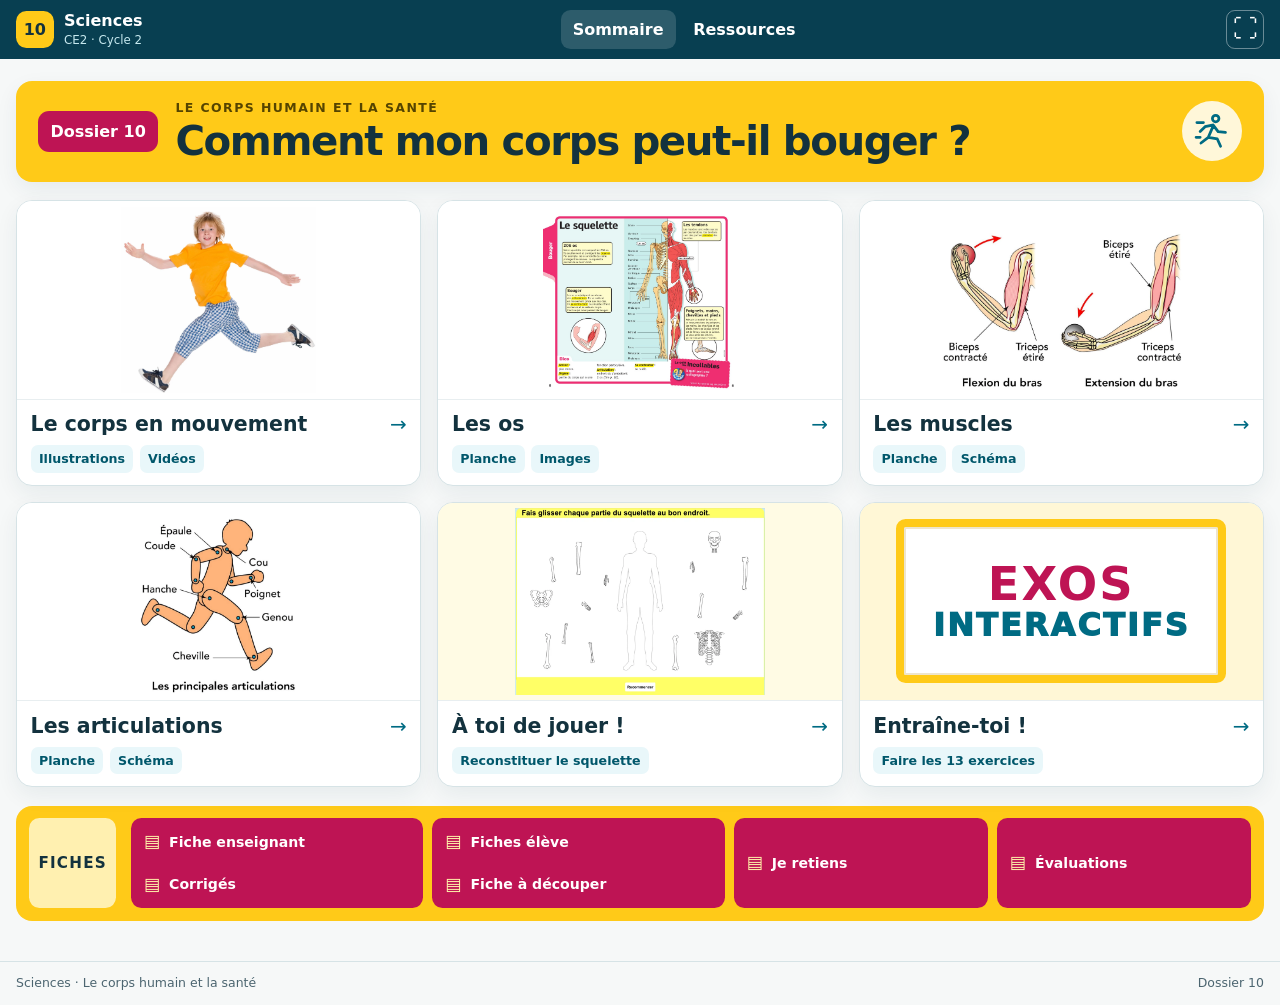
<file: d10-corps-en-mouvement/index.html>
<!doctype html>
<html lang="fr">
<head>
<meta charset="utf-8">
<meta name="viewport" content="width=device-width,initial-scale=1">
<meta name="theme-color" content="#083f51">
<title>Dossier 10 · Comment mon corps peut-il bouger ?</title>
<link rel="stylesheet" href="css/style.css">
<script src="js/ressources.js" defer></script>
<script src="js/videos.js" defer></script>
<script src="js/app.js" defer></script>
</head>
<body>
<a class="skip" href="#contenu">Aller au contenu</a>
<header class="toolbar">
  <a class="brand" href="#sommaire" aria-label="Sommaire du Dossier 10"><span class="brand-mark">10</span><span>Sciences <small>CE2 · Cycle 2</small></span></a>
  <nav aria-label="Navigation du dossier">
    <a href="#sommaire" data-nav="sommaire">Sommaire</a><a href="#ressources" data-nav="ressources">Ressources</a>
  </nav>
  <button class="fullscreen" type="button" id="fullscreen" title="Plein écran" aria-label="Plein écran">⛶</button>
</header>
<main id="contenu" tabindex="-1"></main>
<footer><span>Sciences · Le corps humain et la santé</span><span>Dossier 10</span></footer>
<dialog id="viewer" aria-labelledby="viewer-title">
  <div class="viewer-top"><div><p class="eyebrow">Visionneuse</p><h2 id="viewer-title"></h2></div><button type="button" class="close" aria-label="Fermer la visionneuse">×</button></div>
  <div id="viewer-canvas" class="viewer-canvas"></div>
  <div id="viewer-controls" class="viewer-controls"></div>
</dialog>
<noscript>Active JavaScript dans ton navigateur pour utiliser le sommaire et les exercices.</noscript>
</body>
</html>
</file>
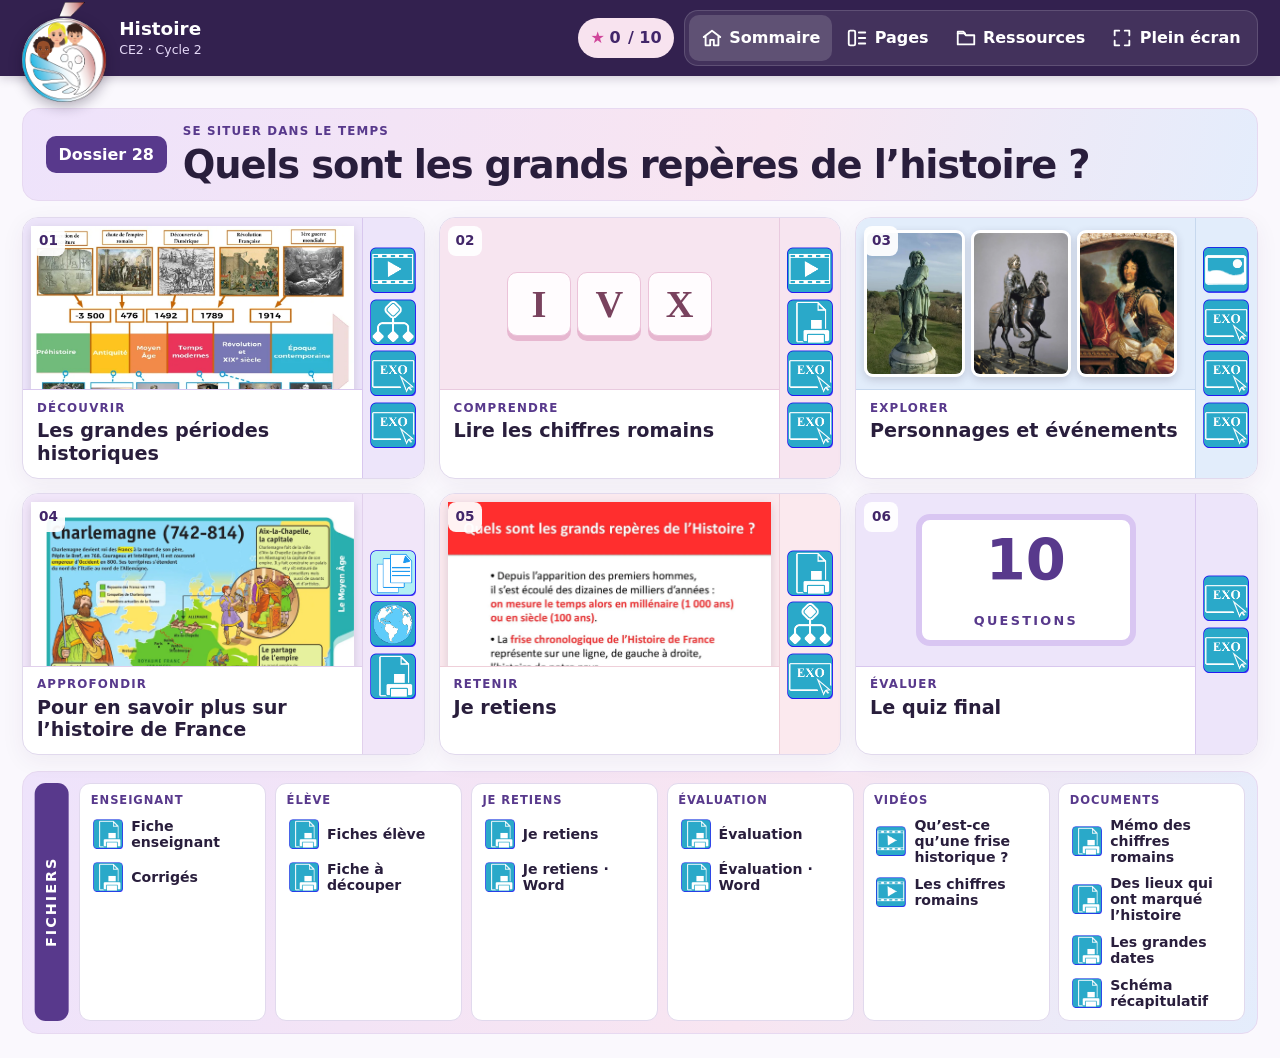
<file: d28-grands-reperes-histoire-v2/index.html>
<!doctype html>
<html lang="fr">
<head>
  <meta charset="utf-8">
  <meta name="viewport" content="width=device-width, initial-scale=1">
  <meta name="theme-color" content="#33214f">
  <title>D28 · Quels sont les grands repères de l’histoire ?</title>
  <link rel="icon" href="assets/logos/logo-personnel.png">
  <link rel="stylesheet" href="css/style.css?v=2.1">
  <script src="js/contenus.js?v=2.1" defer></script>
  <script src="js/elea.js?v=2.1" defer></script>
  <script src="js/scores.js?v=2.1" defer></script>
  <script src="js/activites.js?v=2.1" defer></script>
  <script src="js/app.js?v=2.1" defer></script>
</head>
<body>
  <a class="skip" href="#contenu">Aller au contenu</a>

  <!-- BANDEAU SUPÉRIEUR : logo (brand kit) + 4 boutons regroupés + note -->
  <header class="toolbar">
    <div class="toolbar-inner">
      <a class="brand" href="#sommaire" aria-label="Retour au sommaire">
        <span class="brand-logo"><img src="assets/logos/logo-personnel.png" alt="" width="84" height="100"></span>
        <span class="brand-text"><strong id="brand-matiere"></strong><small id="brand-niveau"></small></span>
      </a>
      <div class="toolbar-right">
        <a class="note-chip" href="#p-bilan" id="note-chip" title="Ma note générale"><span aria-hidden="true">★</span> <strong id="note-valeur">0</strong>&nbsp;/&nbsp;10</a>
        <nav class="tools" aria-label="Boutons de l’application">
          <a class="tool" href="#sommaire" data-nav="sommaire"><svg viewBox="0 0 24 24" aria-hidden="true"><path d="M3 11 12 4l9 7M5 10v10h5v-6h4v6h5V10"/></svg><span>Sommaire</span></a>
          <button class="tool" id="pages" type="button" aria-expanded="false" aria-controls="navigateur"><svg viewBox="0 0 24 24" aria-hidden="true"><rect x="3" y="4" width="7" height="16" rx="1.5"/><path d="M14 6h7M14 12h7M14 18h7"/></svg><span>Pages</span></button>
          <a class="tool" href="#ressources" data-nav="ressources"><svg viewBox="0 0 24 24" aria-hidden="true"><path d="M3 7h7l2 2h9v10H3z"/><path d="M3 7V5h6l2 2"/></svg><span>Ressources</span></a>
          <button class="tool" id="fullscreen" type="button" title="Plein écran" aria-label="Plein écran"><svg viewBox="0 0 24 24" aria-hidden="true"><path d="M4 9V4h5M15 4h5v5M20 15v5h-5M9 20H4v-5"/></svg><span>Plein écran</span></button>
        </nav>
      </div>
    </div>
  </header>

  <div class="workspace">
    <!-- NAVIGATEUR DE PAGES (à gauche, repliable et épinglable) -->
    <aside id="navigateur" class="navigator" aria-label="Navigateur de pages" hidden>
      <div class="navigator-head"><strong>Pages</strong><button id="pin" class="btn small alt" type="button" aria-pressed="false">Épingler</button><button id="close-nav" class="close" type="button" aria-label="Replier les pages">×</button></div>
      <nav id="page-links" aria-label="Pages de la séance"></nav>
    </aside>
    <main id="contenu" tabindex="-1"></main>
  </div>

  <!-- VISIONNEUSE des fichiers -->
  <dialog id="viewer" aria-labelledby="viewer-title">
    <div class="viewer-top"><h2 id="viewer-title"></h2><button type="button" class="close" id="close-viewer" aria-label="Fermer la visionneuse">×</button></div>
    <div id="viewer-body" class="viewer-body"></div>
  </dialog>
  <noscript>Active JavaScript dans ton navigateur pour utiliser l’application.</noscript>
</body>
</html>
</file>
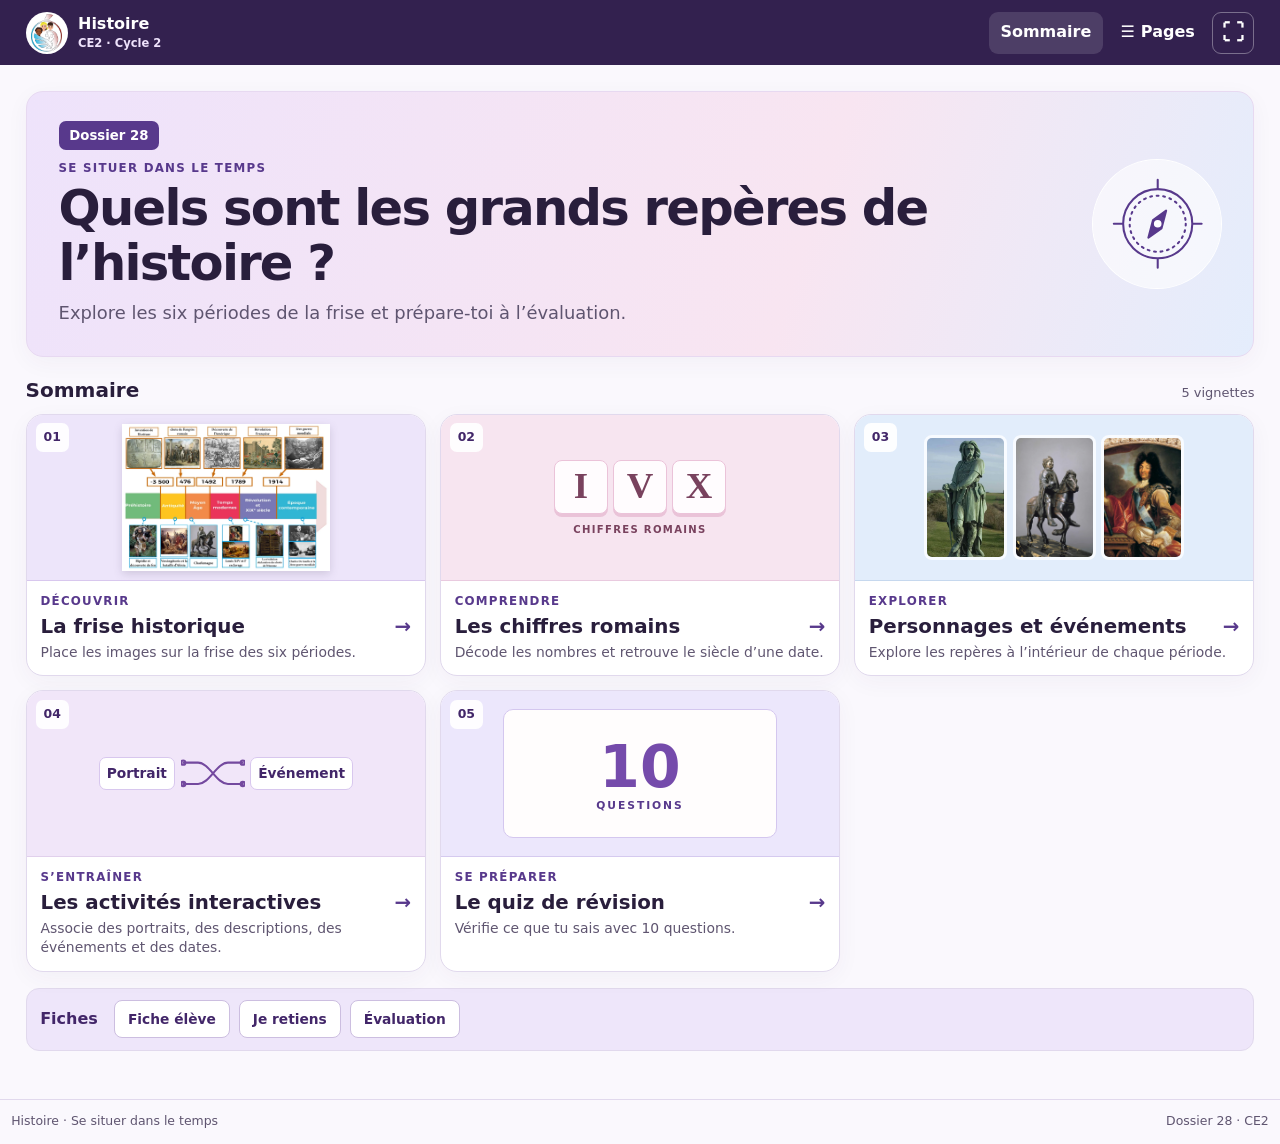
<file: d28-grands-reperes-histoire/index.html>
<!doctype html>
<html lang="fr">
<head>
  <meta charset="utf-8">
  <meta name="viewport" content="width=device-width, initial-scale=1">
  <meta name="theme-color" content="#33214f">
  <meta name="description" content="Une frise, des activités et un quiz pour découvrir les grands repères de l’histoire au CE2.">
  <title>D28 · Quels sont les grands repères de l’histoire ?</title>
  <link rel="icon" href="assets/logos/logo-personnel.png">
  <link rel="stylesheet" href="css/style.css">
  <script src="js/contenus.js" defer></script>
  <script src="js/elea.js" defer></script>
  <script src="js/app.js" defer></script>
</head>
<body>
  <a class="skip" href="#contenu">Aller au contenu</a>
  <header class="toolbar">
    <div class="toolbar-inner">
      <a class="brand" href="#sommaire" aria-label="Histoire D28, retour au sommaire">
        <img src="assets/logos/logo-personnel.png" alt="" width="42" height="42">
        <span>Histoire <small>CE2 · Cycle 2</small></span>
      </a>
      <nav class="tools" aria-label="Navigation du dossier">
        <a class="tool" href="#sommaire" data-nav="sommaire">Sommaire</a>
        <button class="tool" id="pages" type="button" aria-expanded="false" aria-controls="navigateur"><span aria-hidden="true">☰</span> Pages</button>
        <button class="tool full" id="fullscreen" type="button" title="Plein écran" aria-label="Plein écran">⛶</button>
      </nav>
    </div>
  </header>
  <div class="workspace">
    <aside id="navigateur" class="navigator" aria-label="Navigateur de pages" hidden>
      <div class="navigator-head"><strong>Pages</strong><button id="pin" class="btn small alt" type="button" aria-pressed="false">Épingler</button><button id="close-nav" class="close" type="button" aria-label="Replier les pages">×</button></div>
      <nav id="page-links" aria-label="Pages du dossier"></nav>
    </aside>
    <main id="contenu" tabindex="-1"></main>
  </div>
  <footer><span>Histoire · Se situer dans le temps</span><span>Dossier 28 · CE2</span></footer>
  <dialog id="viewer" aria-labelledby="viewer-title">
    <div class="viewer-top"><div><p class="eyebrow">Visionneuse</p><h2 id="viewer-title"></h2></div><button type="button" class="close" id="close-viewer" aria-label="Fermer la visionneuse">×</button></div>
    <div id="viewer-canvas" class="viewer-canvas" tabindex="0" aria-label="Aperçu du document"></div>
    <div id="viewer-controls" class="viewer-controls"></div>
  </dialog>
  <noscript>Active JavaScript dans ton navigateur pour utiliser le sommaire et les exercices.</noscript>
</body>
</html>
</file>
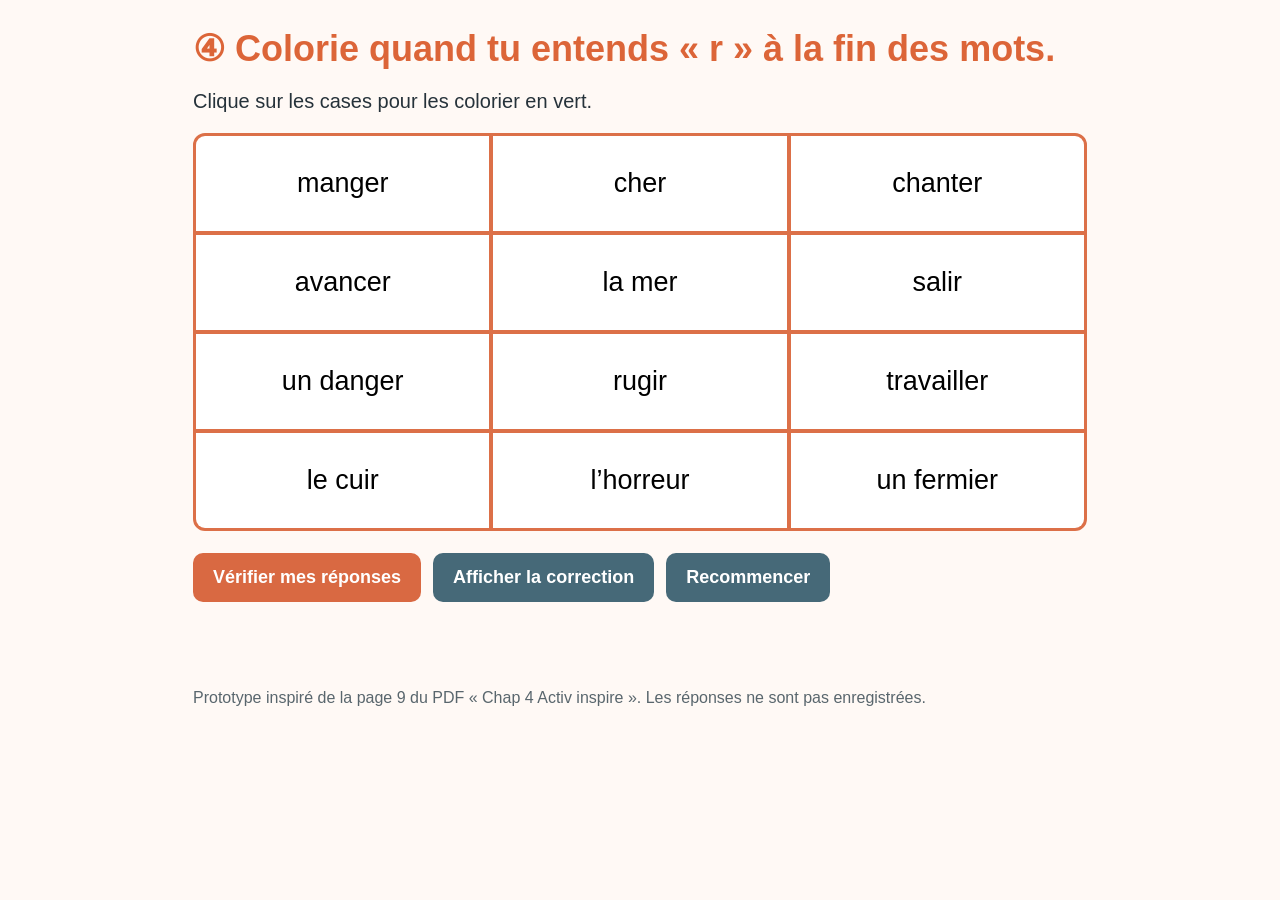
<file: prototype_lettre_r_genially.html>
<!doctype html><html lang="fr"><head><meta charset="utf-8"><meta name="viewport" content="width=device-width, initial-scale=1"><title>La lettre r — activité interactive</title>
<style>
*{box-sizing:border-box}body{margin:0;font-family:Arial,sans-serif;background:#fff9f5;color:#26323a}.wrap{max-width:950px;margin:auto;padding:28px}h1{color:#dc6538;font-size:clamp(24px,3vw,36px);margin:0 0 10px}.intro{font-size:20px;margin-bottom:20px}.grid{display:grid;grid-template-columns:repeat(3,1fr);gap:4px;background:#dc7048;border:3px solid #dc7048;border-radius:12px;overflow:hidden}.cell{min-height:95px;background:white;border:0;font-size:clamp(18px,2.6vw,27px);cursor:pointer;padding:12px;transition:background .15s}.cell.selected{background:#add9ad}.cell.correct{box-shadow:inset 0 0 0 5px #268044}.cell.wrong{box-shadow:inset 0 0 0 5px #c73f3f}.cell:focus-visible,button:focus-visible{outline:4px solid #2466a8;outline-offset:-4px}.actions{display:flex;flex-wrap:wrap;gap:12px;margin-top:22px}button.action{border:0;border-radius:10px;padding:14px 20px;font-size:18px;font-weight:bold;cursor:pointer;background:#d96942;color:white}button.secondary{background:#466978}.feedback{min-height:55px;margin-top:16px;font-size:20px;font-weight:bold}.hint{color:#59666d;font-size:16px}@media(max-width:500px){.wrap{padding:14px}.cell{min-height:78px}.actions button{flex:1}}
</style></head><body><main class="wrap"><h1>④ Colorie quand tu entends « r » à la fin des mots.</h1><p class="intro">Clique sur les cases pour les colorier en vert.</p><section class="grid" id="grid" aria-label="Mots à sélectionner"></section><div class="actions"><button class="action" id="check">Vérifier mes réponses</button><button class="action secondary" id="reveal">Afficher la correction</button><button class="action secondary" id="reset">Recommencer</button></div><div id="feedback" class="feedback" role="status" aria-live="polite"></div><p class="hint">Prototype inspiré de la page 9 du PDF « Chap 4 Activ inspire ». Les réponses ne sont pas enregistrées.</p></main>
<script>
const words=[{"word": "manger", "answer": false}, {"word": "cher", "answer": true}, {"word": "chanter", "answer": false}, {"word": "avancer", "answer": false}, {"word": "la mer", "answer": true}, {"word": "salir", "answer": true}, {"word": "un danger", "answer": true}, {"word": "rugir", "answer": true}, {"word": "travailler", "answer": false}, {"word": "le cuir", "answer": true}, {"word": "l’horreur", "answer": true}, {"word": "un fermier", "answer": true}];const grid=document.getElementById('grid'),feedback=document.getElementById('feedback');let chosen=new Set();
function draw(mode='normal'){grid.innerHTML='';words.forEach((item,i)=>{const b=document.createElement('button');b.className='cell';b.type='button';b.textContent=item.word;b.setAttribute('aria-pressed',chosen.has(i));if(chosen.has(i))b.classList.add('selected');if(mode==='check'&&chosen.has(i))b.classList.add(item.answer?'correct':'wrong');if(mode==='reveal'){b.classList.toggle('selected',item.answer);b.classList.add(item.answer?'correct':'');}b.onclick=()=>{chosen.has(i)?chosen.delete(i):chosen.add(i);feedback.textContent='';draw();};grid.appendChild(b);});}
document.getElementById('check').onclick=()=>{const n=words.filter((w,i)=>w.answer===chosen.has(i)).length;draw('check');feedback.textContent=n===words.length?'Bravo ! Toutes les réponses sont correctes.':n+' réponses correctes sur '+words.length+'. Tu peux modifier ta sélection.';};
document.getElementById('reveal').onclick=()=>{draw('reveal');feedback.textContent='Correction : les cases vertes correspondent aux mots où le son « r » est entendu à la fin.';};
document.getElementById('reset').onclick=()=>{chosen.clear();feedback.textContent='';draw();};draw();
</script></body></html>
</file>
<file: d10-corps-en-mouvement/css/style.css>
:root{--ink:#13323e;--muted:#4c6570;--nav:#083f51;--cyan:#006b83;--soft:#e9f7fa;--gold:#ffca18;--pink:#be1454;--paper:#fff;--bg:#f6f8f8;--line:#d6e3e6;--shadow:0 8px 22px #163e5011;font-family:system-ui,-apple-system,"Segoe UI",sans-serif;color:var(--ink);background:var(--bg);line-height:1.45}
*{box-sizing:border-box}body{margin:0;min-height:100vh;display:flex;flex-direction:column}img{max-width:100%;display:block}a{color:var(--cyan)}button,select,input{font:inherit}button,a,select{touch-action:manipulation}button{cursor:pointer}button:disabled{cursor:default;opacity:.48}a:focus-visible,button:focus-visible,select:focus-visible,input:focus-visible{outline:3px solid #dc1763;outline-offset:4px}.skip{position:absolute;left:1rem;top:-10rem;z-index:9;background:white;padding:.8rem}.skip:focus{top:.5rem}.toolbar{display:flex;align-items:center;justify-content:space-between;gap:1rem;padding:.65rem max(1rem,calc((100vw - 1280px)/2));background:var(--nav);color:#fff;position:sticky;top:0;z-index:5}.brand{display:flex;align-items:center;gap:.65rem;text-decoration:none;color:#fff;font-weight:750;line-height:1.1;white-space:nowrap}.brand small{display:block;font-weight:500;color:#c6e8ee;font-size:.74rem;margin-top:.25rem}.brand-mark{display:grid;place-items:center;width:2.35rem;height:2.35rem;border-radius:.65rem;background:var(--gold);color:var(--ink);font-weight:850}.toolbar nav{display:flex;gap:.35rem}.toolbar nav a{color:#fff;text-decoration:none;padding:.48rem .75rem;border-radius:.6rem;font-weight:650}.toolbar nav a[aria-current],.toolbar nav a:hover,.fullscreen:hover{background:#ffffff26}.fullscreen{font-size:1.55rem;color:#fff;background:none;border:1px solid #ffffff65;border-radius:.55rem;width:2.4rem;height:2.4rem;line-height:1}.fullscreen[hidden]{display:none}
main{width:min(1280px,calc(100% - 2rem));margin:1.35rem auto 2.5rem;flex:1;outline:none}.hero{display:grid;grid-template-columns:auto 1fr auto;gap:1.1rem;align-items:center;padding:1.1rem 1.4rem;background:var(--gold);border-radius:1rem;box-shadow:var(--shadow);margin-bottom:1.15rem}.hero-tag{align-self:center;border-radius:.7rem;background:var(--pink);color:#fff;padding:.55rem .75rem;font-weight:800;white-space:nowrap}.eyebrow{font-size:.78rem;text-transform:uppercase;letter-spacing:.115em;font-weight:850;margin:0 0 .2rem;color:var(--cyan)}.hero .eyebrow{color:#554400}.hero h1,.page-head h1{line-height:1.1;margin:0;font-size:clamp(1.45rem,3.15vw,2.65rem);letter-spacing:-.035em}.hero-badge{width:3.75rem;height:3.75rem;background:#fff7d9;border-radius:50%;display:grid;place-items:center}.hero-badge svg{width:2.45rem;height:2.45rem;stroke:var(--cyan)}.grid{display:grid;grid-template-columns:repeat(3,minmax(0,1fr));gap:1rem}.card{background:#fff;border:1px solid var(--line);border-radius:1rem;overflow:hidden;box-shadow:var(--shadow);min-width:0;transition:transform .15s,border-color .15s}.card:hover{transform:translateY(-2px);border-color:#92c1ca}.card-link{display:block;text-decoration:none;color:inherit}.card-link:focus-visible{outline-offset:-4px}.card-art{height:clamp(126px,15.5vw,208px);position:relative;display:grid;place-items:center;background:#fff;border-bottom:1px solid #e8eef0;overflow:hidden;padding:.35rem}.card-art img{width:100%;height:100%;min-height:0;object-fit:contain}.card-art.dark{background:#172024}.card-art.game{background:#fffbe4}.card-art.quiz{background:#fff7d6}.quiz-art{width:min(87%,330px);height:88%;background:white;border:8px solid var(--gold);border-radius:.6rem;display:grid;place-content:center;text-align:center;color:var(--cyan);font-size:clamp(1rem,3vw,2rem);font-weight:950;line-height:1.05;letter-spacing:.065em;box-shadow:inset 0 0 0 2px #ad840b35}.quiz-art strong{color:var(--pink);font-size:1.45em}.card-name{display:flex;align-items:center;justify-content:space-between;gap:.35rem;padding:.66rem .85rem .4rem}.card h2{font-size:clamp(.97rem,1.6vw,1.28rem);margin:0;line-height:1.18}.arrow{color:var(--cyan);font-size:1.25rem}.quick{display:flex;flex-wrap:wrap;gap:.4rem;padding:0 .85rem .75rem}.pill{border:0;border-radius:.45rem;text-decoration:none;background:var(--soft);color:#00576b;font-size:.79rem;font-weight:740;padding:.28rem .52rem;white-space:nowrap}.pill:hover{background:#d2eef4}
.fiches{display:grid;grid-template-columns:auto 1fr;gap:.9rem;background:var(--gold);border-radius:1rem;padding:.8rem;margin-top:1.15rem}.fiches h2{display:grid;place-items:center;font-size:.95rem;text-transform:uppercase;letter-spacing:.08em;background:#fff0b0;border-radius:.65rem;margin:0;padding:.6rem}.fiches-grid{display:grid;grid-template-columns:1.15fr 1.15fr 1fr 1fr;gap:.55rem}.fiches-group{display:grid;gap:.22rem;padding:.25rem;background:var(--pink);border-radius:.65rem;align-content:center}.fiches-group a{color:#fff;text-decoration:none;padding:.42rem .55rem;display:flex;gap:.55rem;align-items:center;border-radius:.4rem;font-size:.88rem;font-weight:750}.fiches-group a:hover{background:#ffffff25}.fiches-group a span{color:#fff3aa;font-size:1.1rem}
footer{display:flex;justify-content:space-between;gap:.5rem;border-top:1px solid var(--line);padding:.8rem max(1rem,calc((100vw - 1280px)/2));font-size:.78rem;color:var(--muted)}.page-head{padding:.2rem 0 1.1rem}.back{display:inline-flex;margin-bottom:.85rem;font-weight:750;text-decoration:none}.page-head p:last-child{margin:.65rem 0 0;color:var(--muted)}.resource-list{display:grid;grid-template-columns:repeat(auto-fill,minmax(min(100%,265px),1fr));gap:.8rem}.resource{display:flex;flex-direction:column;background:#fff;border:1px solid var(--line);border-radius:.8rem;overflow:hidden;box-shadow:var(--shadow)}.resource-thumb{display:grid;place-items:center;border:0;border-bottom:1px solid var(--line);width:100%;height:145px;background:#f5f8f9;padding:.35rem}.resource-thumb img{max-height:100%;height:100%;min-height:0;object-fit:contain}.resource-body{padding:.75rem;flex:1}.resource h3{margin:0 0 .3rem;font-size:1.02rem}.resource p{margin:.25rem 0 .65rem;color:var(--muted);font-size:.9rem}.resource-actions,.actions{display:flex;gap:.5rem;flex-wrap:wrap;align-items:center}.btn{display:inline-flex;align-items:center;justify-content:center;min-height:2.35rem;border-radius:.55rem;padding:.42rem .78rem;background:var(--cyan);color:#fff;border:1px solid transparent;text-decoration:none;font-weight:750;line-height:1.15}.btn:hover{background:#005168}.btn.alt{color:#00576b;background:#fff;border-color:#abc9d1}.btn.alt:hover{background:var(--soft)}.group-title{margin:1.4rem 0 .65rem;font-size:1.2rem}.notice{background:#fff8d5;border-left:4px solid #bd8c00;padding:.8rem 1rem;border-radius:.45rem}.video{width:100%;max-height:24rem;background:#111}.video-wrap{background:white;border:1px solid var(--line);border-radius:.8rem;padding:1rem;margin-bottom:.8rem}.video-wrap h3{margin:0 0 .65rem}
dialog{width:min(1060px,calc(100% - 1.2rem));max-height:96dvh;border:1px solid var(--line);border-radius:.95rem;padding:0;box-shadow:0 12px 45px #00172255;color:var(--ink);background:white}dialog[open]{display:grid;grid-template-rows:auto minmax(0,1fr) auto}dialog::backdrop{background:#031822c7}.viewer-top,.viewer-controls{display:flex;align-items:center;justify-content:space-between;gap:.6rem;padding:.65rem 1rem}.viewer-top h2{margin:0;font-size:1.2rem}.close{font-size:1.65rem;line-height:1;width:2.25rem;height:2.25rem;border-radius:.55rem;background:var(--soft);color:var(--ink);border:0}.viewer-canvas{background:#e8eff1;min-height:9rem;height:65dvh;overflow:auto;display:grid;place-items:start center;padding:.6rem;overscroll-behavior:contain}.viewer-canvas img{object-fit:contain;max-height:100%;margin:auto}.viewer-canvas.is-zoom img{height:auto;max-width:none;max-height:none;width:var(--image-width);margin:0}.viewer-controls{justify-content:center;flex-wrap:wrap}.viewer-controls .btn{min-height:2rem}
.activity{background:#fff;border:1px solid var(--line);border-radius:1rem;padding:clamp(.85rem,2.5vw,1.55rem);box-shadow:var(--shadow)}.activity h2{font-size:clamp(1.15rem,2.35vw,1.55rem);margin:.7rem 0}.progress{display:flex;align-items:center;gap:.7rem;font-weight:750;color:var(--cyan);font-size:.92rem}.progress progress{width:min(15rem,45%);accent-color:var(--cyan);height:.8rem}.quiz-form{margin:.8rem 0}.choices,.matching{display:grid;gap:.55rem}.choice,.match{display:flex;gap:.65rem;align-items:center;border:1px solid var(--line);border-radius:.6rem;padding:.6rem .7rem;background:#f9fbfc;min-height:2.6rem}.choice input{width:1.14rem;height:1.14rem;accent-color:var(--cyan)}.match{justify-content:space-between;flex-wrap:wrap}.match select{min-width:min(100%,10rem);max-width:100%;background:white;border:1px solid #89acb6;border-radius:.4rem;padding:.35rem;color:var(--ink)}.quiz-layout.has-figure{display:grid;grid-template-columns:minmax(200px,.82fr) 1fr;gap:1rem;align-items:start}.figure{position:relative;margin:0;align-self:start;background:white;border:1px solid var(--line);border-radius:.65rem;overflow:hidden}.figure img{display:block;width:100%;max-height:24rem;object-fit:contain}.figure.dots img{max-height:none}.figure b{position:absolute;transform:translate(-50%,-50%);display:grid;place-items:center;min-width:1.55rem;height:1.55rem;border-radius:50%;background:var(--pink);color:#fff;font-size:.84rem;box-shadow:0 0 0 2px #fff}.feedback{min-height:1.6rem;margin:.65rem 0;font-weight:650}.feedback.good{color:#086343}.feedback.warn{color:#982a21}.game-layout{display:grid;grid-template-columns:minmax(220px,.85fr) minmax(240px,1.15fr);gap:1rem;align-items:start;margin:.85rem 0}.body-board{position:relative;width:min(100%,235px);aspect-ratio:347/1005;margin:auto;background:#fff7d4;border-radius:.7rem}.body-board>.silhouette{width:100%;height:100%}.drop{display:grid;place-items:center;position:absolute;transform:translate(-50%,-50%);padding:0;background:#ffffffa0;border:1.5px dashed #487c88;border-radius:40%;min-width:16px;min-height:18px;color:#365965}.drop.hot,.drop:hover{background:#c2f0f8;border-color:#005c71}.drop.filled{border-color:transparent;background:transparent}.drop img{width:100%;height:100%;object-fit:contain;pointer-events:none}.pieces{display:grid;grid-template-columns:repeat(auto-fill,minmax(72px,1fr));gap:.38rem}.piece{display:grid;place-items:center;grid-template-rows:47px auto;gap:.25rem;min-height:72px;padding:.3rem;background:#eff9fb;border:1px solid #b2d6df;border-radius:.5rem;color:var(--ink);font-size:.67rem;line-height:1.05;text-align:center;font-weight:750}.piece img{width:100%;height:47px;object-fit:contain;pointer-events:none}.piece[aria-pressed=true]{outline:2px solid var(--pink);background:#fff0f6}.piece.placed{visibility:hidden}.game-side h3{margin:0 0 .4rem}.game-side p{margin:.35rem 0 .7rem}
@media(max-width:800px){.grid{grid-template-columns:repeat(2,minmax(0,1fr))}.card-art{height:clamp(130px,23vw,175px)}.fiches-grid{grid-template-columns:1fr 1fr}.hero-badge{display:none}.hero{grid-template-columns:auto 1fr}.quiz-layout.has-figure{grid-template-columns:minmax(0,1fr);}.figure{width:min(100%,460px)}}
@media(max-width:530px){main{width:calc(100% - 1.1rem);margin:.7rem auto 1.5rem}.toolbar{gap:.35rem;padding:.55rem}.toolbar nav a{padding:.4rem;font-size:.8rem}.brand{gap:.3rem}.brand-mark{width:1.8rem;height:1.8rem;font-size:.82rem}.brand small{font-size:.65rem}.hero{display:block;padding:.8rem;margin-bottom:.75rem}.hero-tag{display:inline-block;font-size:.73rem;padding:.25rem .48rem;margin-bottom:.35rem}.hero .eyebrow{display:none}.grid{gap:.55rem}.card-art{height:112px}.card-name{padding:.45rem .45rem .35rem}.quick{gap:.25rem;padding:0 .4rem .5rem}.pill{font-size:.69rem;padding:.2rem .34rem}.fiches{display:block;padding:.5rem}.fiches h2{margin-bottom:.45rem;padding:.25rem}.fiches-group a{font-size:.79rem;padding:.4rem}.game-layout{grid-template-columns:minmax(112px,.74fr) minmax(0,1fr);gap:.5rem}.body-board{max-width:157px}.pieces{grid-template-columns:repeat(auto-fill,minmax(53px,1fr));gap:.24rem}.piece{grid-template-rows:30px auto;min-height:53px;font-size:.63rem}.piece img{height:30px}.viewer-top,.viewer-controls{padding:.45rem}.viewer-controls .btn{font-size:.78rem}}
@media(prefers-reduced-motion:reduce){*{transition:none!important}}
.viewer-canvas{grid-template-rows:minmax(0,1fr)}
.viewer-canvas img{width:100%;height:100%;min-height:0}
.viewer-canvas.is-zoom{grid-template-rows:auto;justify-items:start}
</file>
<file: d28-grands-reperes-histoire-v2/css/style.css>
/* =====================================================================
   CHARTE — Application de référence (palette pastel D28)
   ===================================================================== */
:root {
  color-scheme: light;
  --ink: #291e3c; --muted: #5f5570; --nav: #33214f; --accent: #58398c; --deep: #422669;
  --bg: #faf8fd; --paper: #fff; --line: #e1d9ed; --lavender: #eee6fa; --pink: #f8e3ef; --blue: #e5effc;
  --ok: #1f7a43; --ok-bg: #e3f5e9; --ko: #b3261e; --ko-bg: #fde7e5;
  --shadow: 0 6px 23px #4024540f; --bar: 76px; --radius: 16px;
  font: 16px/1.45 system-ui, -apple-system, "Segoe UI", sans-serif;
  color: var(--ink); background: var(--bg);
}
*, *::before, *::after { box-sizing: border-box }
[hidden] { display: none !important }
body { margin: 0; min-height: 100vh; display: flex; flex-direction: column }
img { display: block; max-width: 100% }
a { color: var(--accent) }
button, input, select { font: inherit; color: inherit }
button, a { touch-action: manipulation }
button { cursor: pointer }
button:disabled { opacity: .45; cursor: default }
:focus-visible { outline: 3px solid #933e8b; outline-offset: 3px }
h1:focus, h2:focus, main:focus, .retour:focus { outline: none }
.skip { position: fixed; z-index: 30; top: -8rem; left: 1rem; background: #fff; border-radius: 8px; padding: .75rem }
.skip:focus { top: .5rem }
.sr { position: absolute; width: 1px; height: 1px; overflow: hidden; clip-path: inset(50%); white-space: nowrap }
.eyebrow { font-size: .74rem; text-transform: uppercase; letter-spacing: .1em; font-weight: 850; margin: 0 0 .2rem; color: var(--accent) }
.actions { display: flex; flex-wrap: wrap; gap: .5rem; align-items: center }
.sep { flex: 0 0 1px; align-self: stretch; background: var(--line); margin: 0 .2rem }

/* Boutons */
.btn { display: inline-flex; align-items: center; justify-content: center; gap: .35rem; min-height: 44px; padding: .45rem .95rem; border-radius: 11px; border: 2px solid var(--accent); background: var(--accent); color: #fff; font-weight: 750; text-decoration: none; line-height: 1.1 }
.btn:hover:not(:disabled) { background: var(--deep); border-color: var(--deep) }
.btn.alt { background: #fff; color: var(--deep); border-color: #cdbde4 }
.btn.alt:hover:not(:disabled) { background: var(--lavender) }
.btn.small { min-height: 38px; padding: .3rem .7rem; font-size: .9rem; border-radius: 9px }
.close { width: 42px; height: 42px; border: 0; border-radius: 10px; background: var(--lavender); color: var(--deep); font-size: 1.6rem; line-height: 1 }

/* ---------------------------------------------------------------- BANDEAU SUPÉRIEUR */
.toolbar { position: sticky; top: 0; z-index: 10; background: var(--nav); color: #fff; box-shadow: 0 2px 10px #1b0f2c33 }
.toolbar-inner { height: var(--bar); max-width: 1500px; margin: auto; padding: 0 clamp(.6rem, 2vw, 1.4rem); display: flex; align-items: center; justify-content: space-between; gap: .75rem }
.brand { display: flex; align-items: center; gap: .8rem; color: inherit; text-decoration: none; min-width: 0 }
.brand-logo { flex: none; position: relative; width: 84px; height: 84px; margin: 18px 0 -26px; align-self: flex-start; background: #fff; border-radius: 50%; box-shadow: 0 4px 14px #12082455; z-index: 11 }
/* Le cercle blanc épouse l'anneau du logo ; la pointe du haut dépasse */
.brand-logo img { position: absolute; left: 50%; bottom: 0; width: auto; height: 100px; max-width: none; transform: translateX(-50%) }
.brand-text { line-height: 1.1; min-width: 0 }
.brand-text strong { display: block; font-size: 1.15rem }
.brand-text small { display: block; color: #e6daf8; font-size: .78rem; margin-top: .2rem; white-space: nowrap }
.toolbar-right { display: flex; align-items: center; gap: .6rem }
.tools { display: flex; gap: 2px; padding: 4px; background: #ffffff14; border: 1px solid #ffffff26; border-radius: 14px }
.tool { display: inline-flex; align-items: center; gap: .4rem; min-height: 46px; padding: .35rem .75rem; color: #fff; font-weight: 700; text-decoration: none; border: 0; border-radius: 10px; background: transparent; white-space: nowrap }
.tool svg { width: 22px; height: 22px; fill: none; stroke: currentColor; stroke-width: 2; stroke-linecap: round; stroke-linejoin: round }
.tool:hover, .tool[aria-current], .tool[aria-expanded="true"] { background: #ffffff26 }
.tool:focus-visible, .brand:focus-visible, .note-chip:focus-visible { outline-color: #f7c3ec }
.note-chip { display: inline-flex; align-items: center; gap: .1rem; min-height: 40px; padding: .3rem .8rem; border-radius: 999px; background: #f8e3ef; color: var(--deep); text-decoration: none; font-weight: 700; white-space: nowrap }
.note-chip span { color: #d0459a; margin-right: .2rem }

/* ---------------------------------------------------------------- ESPACE ET NAVIGATEUR */
.workspace { flex: 1; display: flex; align-items: flex-start; width: min(100%, 1500px); margin: 0 auto; position: relative; min-height: 0 }
main { flex: 1; min-width: 0; padding: clamp(.9rem, 2.2vw, 1.5rem) clamp(.6rem, 2.2vw, 1.4rem) 1.5rem }
.navigator { position: fixed; z-index: 8; top: var(--bar); left: 0; max-height: calc(100dvh - var(--bar)); overflow: auto; width: min(310px, calc(100vw - 1rem)); background: var(--paper); border: 1px solid var(--line); border-radius: 0 0 14px 0; box-shadow: 0 10px 32px #2c164334; padding: .6rem }
.nav-pinned .navigator { position: sticky; z-index: 2; top: calc(var(--bar) + .8rem); flex: 0 0 260px; margin: .8rem 0 0 .8rem; border-radius: 14px; max-height: calc(100dvh - var(--bar) - 1.6rem); box-shadow: var(--shadow) }
.navigator-head { display: flex; align-items: center; gap: .35rem; padding: .2rem .1rem .5rem }
.navigator-head strong { margin-right: auto }
.navigator-head .close { width: 38px; height: 38px }
#page-links { display: grid; gap: .15rem }
.nav-groupe { padding: .35rem 0; border-top: 1px solid var(--line) }
.nav-vignette { display: flex; align-items: center; gap: .45rem; margin: .1rem 0 .2rem; font-size: .8rem; font-weight: 850; color: var(--deep); text-transform: uppercase; letter-spacing: .03em }
.page-num { display: grid; flex: 0 0 28px; place-items: center; height: 28px; border-radius: 7px; background: #f2ecfa; color: var(--deep); font-size: .75rem; font-weight: 850 }
.page-link { display: flex; align-items: center; gap: .55rem; min-height: 42px; padding: .2rem .45rem; border-radius: 9px; color: var(--ink); text-decoration: none; font-size: .9rem; font-weight: 650; line-height: 1.2 }
.page-link .icone { width: 30px; height: 30px; flex: none }
.page-link:hover, .page-link[aria-current] { background: var(--lavender); color: var(--deep) }
.page-link[aria-current] { box-shadow: inset 4px 0 0 var(--accent) }

/* ---------------------------------------------------------------- SOMMAIRE */
.hero { display: flex; align-items: center; gap: 1rem; padding: .9rem 1.4rem; margin-top: .5rem; background: linear-gradient(105deg, #eee3fb, #f8e5f1 60%, #e4edfc); border: 1px solid #e7d9f1; border-radius: var(--radius) }
.hero-tag { flex: none; padding: .45rem .8rem; background: var(--accent); border-radius: 10px; color: #fff; font-weight: 850; font-size: 1rem }
.hero h1 { font-size: clamp(1.4rem, 3.2vw, 2.4rem); line-height: 1.08; letter-spacing: -.03em; margin: 0 }
.grid { display: grid; grid-template-columns: repeat(3, minmax(0, 1fr)); gap: .9rem; margin-top: 1rem }
.tone-0 { --tone: #ede5fa; --tone-line: #d8c7ee }
.tone-1 { --tone: #f7e5f0; --tone-line: #e9cadf }
.tone-2 { --tone: #e2edfb; --tone-line: #c6d8ee }
.tone-3 { --tone: #f1e6f9; --tone-line: #e1d0ec }
.tone-4 { --tone: #fbe9ee; --tone-line: #efcfd9 }
.card { display: grid; grid-template-columns: minmax(0, 1fr) auto; background: var(--paper); border: 1px solid var(--line); border-radius: var(--radius); overflow: hidden; box-shadow: var(--shadow); transition: transform .15s, border-color .15s }
.card:hover { transform: translateY(-2px); border-color: #ba9fdb }
.card-link { color: inherit; text-decoration: none; min-width: 0 }
.card-link:focus-visible { outline-offset: -4px }
.card-art { position: relative; display: grid; place-items: center; height: clamp(120px, 13.5vw, 175px); background: var(--tone); border-bottom: 1px solid var(--tone-line); padding: .5rem; overflow: hidden }
.card-number { position: absolute; z-index: 1; top: .5rem; left: .5rem; display: grid; place-items: center; min-width: 34px; height: 30px; padding: 0 .3rem; color: var(--deep); background: #fffffff0; border-radius: 8px; font-size: .85rem; font-weight: 900 }
.art-img { width: 100%; height: 100%; object-fit: contain; filter: drop-shadow(0 3px 5px #3023422a) }
.art-portraits { display: flex; gap: .4rem; height: 100%; padding: .3rem 0 }
.art-portraits img { flex: 1 1 0; min-width: 0; max-width: 31%; height: 100%; object-fit: cover; border-radius: 9px; border: 3px solid #fff; box-shadow: 0 3px 8px #30234230 }
.roman-art { display: flex; gap: .4rem }
.roman-art span { display: grid; place-items: center; width: clamp(48px, 5vw, 64px); aspect-ratio: 1; background: #fffcfe; border: 1px solid #ebc3d9; border-radius: 10px; box-shadow: 0 5px 0 #e7b7d0; font: 800 clamp(1.6rem, 3vw, 2.4rem) Georgia, serif; color: #79425e }
.quiz-art { display: grid; place-items: center; width: min(70%, 220px); height: 85%; background: #fff; border-radius: 14px; border: 6px solid #d9c6f2; color: var(--accent); line-height: 1 }
.quiz-art strong { font-size: clamp(2.4rem, 5vw, 3.6rem) }
.quiz-art span { font-size: .8rem; font-weight: 850; letter-spacing: .18em }
.card-body { padding: .6rem .85rem .75rem }
.card-body h3 { font-size: clamp(1rem, 1.5vw, 1.2rem); line-height: 1.18; margin: 0 }
/* Rail des boutons MDI à côté de la vignette (1 à 4) */
.card-rail { display: flex; flex-direction: column; justify-content: center; gap: .35rem; padding: .45rem; background: var(--tone); border-left: 1px solid var(--tone-line) }
.rail-btn { display: block; width: 46px; height: 46px; border-radius: 10px; transition: transform .12s }
.rail-btn:hover { transform: scale(1.08) }
.rail-btn .icone { width: 100%; height: 100% }

/* Bandeau inférieur : fichiers de la séquence */
.fichiers { display: grid; grid-template-columns: auto 1fr; gap: .7rem; margin-top: 1rem; padding: .7rem; background: linear-gradient(105deg, #eee3fb, #f8e5f1 60%, #e4edfc); border: 1px solid #e7d9f1; border-radius: var(--radius) }
.fichiers h2 { margin: 0; display: grid; place-items: center; padding: .6rem .4rem; background: var(--accent); color: #fff; border-radius: 11px; font-size: .9rem; letter-spacing: .14em; text-transform: uppercase; writing-mode: vertical-rl; transform: rotate(180deg) }
.fichiers-grille { display: grid; grid-template-columns: repeat(auto-fit, minmax(170px, 1fr)); gap: .55rem }
.fichiers-groupe { display: grid; align-content: start; gap: .2rem; padding: .45rem; background: #fff; border-radius: 11px; border: 1px solid var(--line) }
.fichiers-groupe p { margin: 0 0 .15rem .2rem; font-size: .72rem; text-transform: uppercase; letter-spacing: .08em; font-weight: 850; color: var(--accent) }
.fichier { display: flex; align-items: center; gap: .5rem; min-height: 40px; padding: .2rem .35rem; border: 0; border-radius: 8px; background: transparent; color: var(--ink); text-align: left; text-decoration: none; font-weight: 650; font-size: .88rem; line-height: 1.15 }
.fichier:hover { background: var(--lavender) }
.fichier .icone { width: 30px; height: 30px; flex: none }

/* ---------------------------------------------------------------- RESSOURCES */
.page-head { margin-bottom: .6rem }
.page-head h1 { font-size: clamp(1.5rem, 3.4vw, 2.4rem); margin: .2rem 0 0; letter-spacing: -.03em }
.back { font-weight: 750; text-decoration: none }
.groupe-titre { font-size: 1.15rem; margin: 1.3rem 0 .6rem }
.ressources { display: grid; grid-template-columns: repeat(auto-fill, minmax(min(100%, 230px), 1fr)); gap: .75rem }
.ressource { display: flex; flex-direction: column; background: #fff; border: 1px solid var(--line); border-radius: 12px; overflow: hidden; box-shadow: var(--shadow) }
.ressource-vignette { position: relative; display: grid; place-items: center; height: 150px; padding: .4rem; border: 0; border-bottom: 1px solid var(--line); background: #f6f2fb; overflow: hidden }
.ressource-vignette img { height: 140px; width: 100%; object-fit: contain }
.ressource-vignette.video span { position: absolute; display: grid; place-items: center; width: 54px; height: 54px; border-radius: 50%; background: #33214fd0; color: #fff; font-size: 1.3rem }
.ressource-corps { padding: .65rem .75rem .75rem }
.ressource h3 { margin: 0; font-size: 1rem }
.ressource p { margin: .15rem 0 .55rem; color: var(--muted); font-size: .85rem }
.galerie { display: grid; grid-template-columns: repeat(auto-fill, minmax(140px, 1fr)); gap: .6rem }
.galerie-item { display: grid; gap: .3rem; padding: .35rem; border: 1px solid var(--line); border-radius: 11px; background: #fff; text-align: left; font-size: .82rem; font-weight: 650 }
.galerie-item img { width: 100%; aspect-ratio: 4/3; object-fit: cover; border-radius: 7px }

/* ---------------------------------------------------------------- PAGES (une activité = un écran) */
body[data-ecran="page"] main { padding: 1.6rem clamp(.5rem, 1.6vw, 1.1rem) .6rem }
.page.fit { display: grid; grid-template-rows: auto minmax(0, 1fr); gap: .55rem; height: calc(100dvh - var(--bar) - 2.2rem) }
.page-barre { padding-left: 1rem }
.page-barre { display: grid; grid-template-columns: auto minmax(0, 1fr) auto auto; align-items: center; gap: .4rem .9rem; padding: .4rem .55rem .4rem .7rem; background: var(--tone); border: 1px solid var(--tone-line); border-radius: 14px }
.fil { display: flex; align-items: center; gap: .45rem; font-size: .82rem; font-weight: 750; color: var(--deep); max-width: 18rem; min-width: 0 }
.fil .back { display: grid; place-items: center; width: 34px; height: 34px; border-radius: 9px; background: #fff; font-size: 1.1rem }
.fil-num { display: grid; place-items: center; min-width: 32px; height: 28px; border-radius: 7px; background: var(--accent); color: #fff; font-weight: 900 }
.fil-titre { overflow: hidden; text-overflow: ellipsis; white-space: nowrap }
.page-barre h1 { display: flex; align-items: center; gap: .55rem; margin: 0; font-size: clamp(1.1rem, 2.1vw, 1.65rem); line-height: 1.1; letter-spacing: -.02em; min-width: 0 }
.h1-icone { width: 36px; height: 36px; flex: none }
.onglets { display: flex; gap: .3rem }
.onglet { display: block; width: 40px; height: 40px; border-radius: 9px; opacity: .55; transition: opacity .12s, transform .12s }
.onglet .icone { width: 100%; height: 100% }
.onglet:hover { opacity: .9 }
.onglet[aria-current] { opacity: 1; transform: scale(1.08); box-shadow: 0 0 0 3px #fff, 0 0 0 5px var(--accent); border-radius: 9px }
.fleches { display: flex; gap: .25rem }
.fleche { display: grid; place-items: center; width: 42px; height: 42px; border-radius: 10px; background: #fff; border: 1px solid var(--tone-line); color: var(--deep); font-size: 1.7rem; line-height: 1; text-decoration: none; font-weight: 700 }
.fleche:hover { background: var(--lavender) }
.fleche.off { opacity: .3 }
.page-corps { min-height: 0; display: grid }

/* Visionneuse (pages et fenêtre) */
.vision { display: grid; grid-template-rows: minmax(0, 1fr) auto; gap: .45rem; min-height: 0; height: 100% }
.vision-cadre { position: relative; min-height: 0; overflow: auto; background: #efe9f6; border-radius: 12px }
.vision-cadre img { position: absolute; inset: .5rem; margin: auto; max-width: calc(100% - 1rem); max-height: calc(100% - 1rem); object-fit: contain; border-radius: 4px; box-shadow: 0 4px 16px #2c16431f; background: #fff }
.vision-cadre.zoom img { position: static; max-width: none; max-height: none; width: calc(var(--z) * 100% - 1rem); margin: .5rem auto }
.vision-barre { display: flex; flex-wrap: wrap; align-items: center; justify-content: center; gap: .4rem }
.vision-num { min-width: 3.5rem; text-align: center; font-weight: 700; font-size: .9rem }
.media-fit { position: relative; min-height: 0; background: #1d1430; border-radius: 12px; overflow: hidden }
.media-fit .video { position: absolute; inset: 0; width: 100%; height: 100%; object-fit: contain }
.video { display: block; width: 100%; background: #000 }

/* Carrousel */
.carrousel { display: grid; grid-template-columns: auto minmax(0, 1fr) auto; grid-template-rows: minmax(0, 1fr) auto; gap: .5rem; min-height: 0; height: 100% }
.car-scene { min-height: 0; display: grid; grid-template-rows: minmax(0, 1fr) }
.car-fleche { align-self: center; width: 54px; height: 54px; border-radius: 50%; border: 2px solid #cdbde4; background: #fff; color: var(--deep); font-size: 2rem; line-height: 1 }
.car-fleche:hover:not(:disabled) { background: var(--lavender) }
.car-points { grid-column: 1 / -1; display: flex; flex-wrap: wrap; justify-content: center; align-items: center; gap: .35rem }
.car-point { min-width: 16px; height: 16px; padding: 0; border-radius: 999px; border: 2px solid var(--accent); background: #fff; font-size: 0 }
.car-point:not(:empty) { height: auto; min-height: 34px; padding: .15rem .6rem; font-size: .82rem; font-weight: 700; color: var(--deep) }
.car-point[aria-current] { background: var(--accent); color: #fff }
.diapo-doc { position: relative; min-height: 0; background: #efe9f6; border-radius: 12px }
.diapo-doc img { position: absolute; inset: .4rem; margin: auto; max-height: calc(100% - .8rem); max-width: calc(100% - .8rem); object-fit: contain; box-shadow: 0 4px 16px #2c16431f }
.diapo-repere { min-height: 0; display: grid; grid-template-columns: minmax(0, 1.5fr) minmax(16rem, 1fr); gap: 1rem; padding: .8rem; background: #fff; border: 1px solid var(--line); border-top: 8px solid var(--c); border-radius: 14px }
.diapo-images { min-height: 0; display: grid; grid-template-columns: 1fr 1fr; gap: .6rem }
.diapo-images img { width: 100%; height: 100%; min-height: 0; object-fit: cover; border-radius: 10px }
.diapo-texte { align-self: center }
.periode-tag { display: inline-block; padding: .25rem .6rem; border-radius: 7px; background: var(--c); color: #fff; font-weight: 800; font-size: .85rem }
.diapo-texte h2 { font-size: clamp(1.5rem, 3vw, 2.4rem); margin: .4rem 0 .2rem; line-height: 1.1 }
.diapo-sous { font-weight: 800; color: var(--deep); font-size: 1.1rem; margin: 0 0 .6rem }
.diapo-texte p:last-child { font-size: 1.15rem; margin: 0 }

/* ---------------------------------------------------------------- ACTIVITÉS : coquille */
.activite { display: grid; grid-template-rows: auto minmax(0, 1fr) auto; gap: .5rem; min-height: 0; height: 100%; background: #fff; border: 1px solid var(--line); border-radius: 14px; padding: .6rem .8rem; box-shadow: var(--shadow) }
.consigne { margin: 0; font-size: clamp(1rem, 1.5vw, 1.18rem); font-weight: 650 }
.activite-zone { min-height: 0; display: grid }
.activite-pied { display: flex; flex-wrap: wrap; align-items: center; gap: .5rem; padding-top: .45rem; border-top: 1px solid var(--line) }
.retour { margin: 0; flex: 1; font-weight: 700; min-width: 12rem }
.retour.ok { color: var(--ok) } .retour.ko { color: var(--ko) } .retour.attention { color: #8a5a00 }
.score-pastille { padding: .35rem .8rem; border-radius: 999px; background: var(--lavender); color: var(--deep); white-space: nowrap }
.marque { display: inline-grid; place-items: center; width: 24px; height: 24px; border-radius: 50%; color: #fff; font-weight: 900; font-size: .85rem; flex: none }
.marque.ok { background: var(--ok) } .marque.ko { background: var(--ko) }
[data-result="ok"] { border-color: var(--ok) !important; background-color: var(--ok-bg) !important }
[data-result="ko"] { border-color: var(--ko) !important; background-color: var(--ko-bg) !important }
.zone-correction, .correction, .jeton-correction { color: var(--ko); font-weight: 800; font-size: .82rem }

/* Jetons (éléments à déplacer) */
.jeton { position: relative; display: inline-flex; flex-direction: column; align-items: center; justify-content: center; gap: .2rem; min-height: 46px; padding: .35rem .7rem; border: 2px solid #cdbde4; border-radius: 12px; background: #fff; color: var(--ink); font-weight: 750; line-height: 1.15; text-align: center; box-shadow: 0 3px 0 #ddd0ee; cursor: grab; touch-action: none; user-select: none; -webkit-user-select: none }
.jeton:hover { border-color: var(--accent) }
.jeton[aria-pressed="true"] { border-color: var(--accent); box-shadow: 0 0 0 4px #b996ea80; transform: translateY(-2px) }
.jeton.origine { opacity: .3 }
.jeton.fantome { cursor: grabbing; box-shadow: 0 14px 28px #2c164355; opacity: .95 }
.jeton.a-image { padding: .3rem; width: var(--jw, 120px) }
.jeton.a-image img { width: 100%; height: var(--jh, 80px); object-fit: cover; border-radius: 8px; pointer-events: none }
.jeton.a-image span { font-size: .8rem; overflow-wrap: anywhere; hyphens: auto }
.jeton .marque { position: absolute; top: -8px; right: -8px }
.banque { display: flex; flex-wrap: wrap; justify-content: center; align-content: center; gap: .5rem; padding: .5rem; min-height: 64px; background: #f7f3fc; border: 2px dashed #d8c9ee; border-radius: 14px }
.en-choix .zone, .en-choix .banque { cursor: pointer }
.en-choix .zone .emplacement { background: #f3ecfd }
.zone { position: relative; border: 2px solid transparent; border-radius: 12px }
.zone.survol .emplacement, .banque.survol { background: #e9dcfb !important; border-color: var(--accent) !important }
.emplacement { display: flex; flex-wrap: wrap; align-items: center; justify-content: center; gap: .35rem; border: 2px dashed #c9b6e6; border-radius: 10px; background: #fff; transition: background .12s }

.placer { display: grid; gap: .6rem; min-height: 0 }
/* Disposition FRISE : des cases alignées sur une flèche du temps */
.placer-frise { grid-template-rows: minmax(0, 1fr) auto }
.zones-frise { position: relative; display: grid; grid-template-columns: repeat(var(--n), minmax(0, 1fr)); gap: .5rem; align-items: stretch; padding: 0 2.4rem 0 0; min-height: 0 }
.zones-frise::after { content: ""; position: absolute; right: 0; bottom: 0; width: 2.6rem; height: 3rem; background: #e9dff6; clip-path: polygon(0 0, 100% 50%, 0 100%) }
.zones-frise .zone { display: grid; grid-template-rows: minmax(0, 1fr) 3rem; gap: .4rem; min-height: 0 }
.zones-frise .emplacement { min-height: 70px; padding: .3rem }
.zones-frise .zone-label { display: grid; place-items: center; margin: 0; border-radius: 8px; background: var(--c); color: #fff; font-weight: 900; font-size: clamp(.95rem, 1.6vw, 1.25rem); text-shadow: 0 1px 2px #0003 }
.zones-frise .zone-correction { position: absolute; left: 0; right: 0; bottom: 3.3rem; text-align: center }
.placer-frise .jeton.a-image { --jw: clamp(110px, 13vw, 175px); --jh: clamp(64px, 12vh, 120px) }
.zones-frise .jeton { width: 100%; max-width: 100% }
.zones-frise .jeton.a-image img { height: auto; max-height: calc(100% - 2rem); aspect-ratio: 4/3 }
/* Disposition LIGNES : un emplacement par description */
.placer-lignes { grid-template-rows: auto minmax(0, 1fr) }
.placer-lignes .banque { --jw: clamp(72px, 8vw, 104px); --jh: clamp(52px, 8vh, 80px); min-height: 0 }
.zones-lignes { display: grid; grid-template-columns: 1fr 1fr; grid-auto-rows: minmax(0, 1fr); gap: .45rem; min-height: 0 }
.zones-lignes .zone { display: grid; grid-template-columns: clamp(80px, 9vw, 112px) minmax(0, 1fr); align-items: center; gap: .6rem; padding: .3rem; background: #faf7fd; border: 1px solid var(--line) }
.zones-lignes .emplacement { height: 100%; min-height: 56px }
.zones-lignes .zone-label { margin: 0; font-size: clamp(.9rem, 1.3vw, 1.05rem); line-height: 1.25 }
.zones-lignes .zone-correction { grid-column: 2 }
.zones-lignes .jeton.a-image { --jw: 100%; --jh: clamp(40px, 6vh, 64px) }
/* Disposition PÉRIODES : six colonnes colorées */
.placer-periodes { grid-template-rows: minmax(0, 1fr) auto }
.zones-periodes { display: grid; grid-template-columns: repeat(var(--n), minmax(0, 1fr)); gap: .4rem; min-height: 0 }
.zones-periodes .zone { display: grid; grid-template-rows: auto minmax(0, 1fr); gap: .3rem; min-height: 0 }
.zones-periodes .zone-label { order: -1; margin: 0; padding: .45rem .3rem; border-radius: 9px; background: var(--c); color: #fff; text-align: center; font-weight: 850; font-size: clamp(.8rem, 1.2vw, 1rem); line-height: 1.1; text-shadow: 0 1px 2px #0003 }
.zones-periodes .emplacement { align-content: flex-start; padding: .35rem; overflow: auto; border-color: color-mix(in srgb, var(--c) 55%, #fff) }
.placer-periodes .jeton.a-image { --jw: clamp(84px, 9vw, 120px); --jh: clamp(50px, 8vh, 80px) }
/* Disposition TEXTE : texte à trous */
.placer-texte { grid-template-rows: auto minmax(0, 1fr); align-content: start }
.texte-trous { margin: 0; font-size: clamp(1.1rem, 1.9vw, 1.45rem); line-height: 2.35; align-self: center; max-width: 62rem; justify-self: center }
.trou { display: inline-flex; vertical-align: middle; flex-direction: column; align-items: center }
.trou .emplacement { min-width: 9.5rem; min-height: 46px; padding: 2px; border-style: dashed; border-width: 0 0 3px; border-radius: 6px; background: #f4eefc }
.trou .jeton { min-height: 40px; padding: .15rem .6rem; box-shadow: none }
.trou .zone-correction { line-height: 1.1 }

/* CHIFFRES ROMAINS */
.romains { display: grid; grid-template-rows: minmax(0, 1fr) auto; gap: .8rem; min-height: 0 }
.cartes-nombres { display: grid; grid-template-columns: repeat(4, minmax(0, 1fr)); grid-auto-rows: minmax(0, 1fr); gap: .6rem; min-height: 0 }
.carte-nombre { position: relative; display: grid; place-items: center; align-content: center; gap: .2rem; border: 2px solid #cdbde4; border-radius: 14px; background: #fff; padding: .4rem }
.carte-nombre strong { font-size: clamp(1.5rem, 3.4vw, 2.5rem); color: var(--deep); line-height: 1 }
.carte-nombre .saisie { min-width: 5ch; padding: .1rem .5rem; border-bottom: 3px dashed #c9b6e6; font: 800 clamp(1.4rem, 3vw, 2.2rem) Georgia, serif; color: #79425e; letter-spacing: .08em }
.carte-nombre[aria-pressed="true"] { border-color: var(--accent); box-shadow: 0 0 0 4px #b996ea80; background: #f8f3ff }
.carte-nombre .marque { position: absolute; top: 8px; right: 8px }
.clavier { display: flex; justify-content: center; gap: .6rem }
.touche { width: clamp(64px, 8vw, 92px); height: clamp(56px, 8vh, 74px); border: 0; border-radius: 14px; background: #fffcfe; border: 2px solid #ebc3d9; box-shadow: 0 5px 0 #e7b7d0; font: 800 clamp(1.6rem, 3vw, 2.2rem) Georgia, serif; color: #79425e }
.touche:active { transform: translateY(3px); box-shadow: 0 2px 0 #e7b7d0 }
.touche.effacer { font: 700 1.5rem system-ui; color: var(--deep); background: var(--lavender); border-color: #d8c7ee; box-shadow: 0 5px 0 #d0bde8 }

/* CHOIX */
.choix-grille { display: grid; grid-template-columns: 1fr 1fr; grid-auto-rows: minmax(0, 1fr); gap: .5rem .9rem; min-height: 0 }
.choix-ligne { display: grid; align-content: center; gap: .3rem; padding: .35rem .6rem; background: #faf7fd; border: 1px solid var(--line); border-radius: 12px }
.choix-ligne p { margin: 0; font-weight: 750; font-size: clamp(.95rem, 1.4vw, 1.1rem) }
.pastilles { display: flex; flex-wrap: wrap; gap: .4rem }
.pastille { display: inline-flex; align-items: center; gap: .35rem; min-height: 42px; padding: .2rem .85rem; border: 2px solid #cdbde4; border-radius: 999px; background: #fff; font-weight: 700 }
.pastille:hover { border-color: var(--accent) }
.pastille[aria-checked="true"] { background: var(--accent); border-color: var(--accent); color: #fff }
.pastille[aria-checked="true"][data-result] { color: var(--ink) }

/* RELIER */
.relier { position: relative; display: grid; grid-template-columns: repeat(var(--cols), minmax(0, 1fr)); column-gap: clamp(2.5rem, 9vw, 9rem); min-height: 0 }
.traits { position: absolute; inset: 0; width: 100%; height: 100%; pointer-events: none; z-index: 1 }
.traits line { stroke: var(--accent); stroke-width: 4; stroke-linecap: round }
.traits circle { fill: var(--accent) }
.traits .ok { stroke: var(--ok); fill: var(--ok) } .traits .ko { stroke: var(--ko); fill: var(--ko) }
.traits line.attendu { stroke: var(--ok); stroke-dasharray: 8 7; opacity: .75 } .traits circle.attendu { fill: var(--ok); opacity: .75 }
.colonne { display: grid; grid-auto-rows: minmax(0, 1fr); gap: .35rem; min-height: 0 }
.point { position: relative; display: flex; align-items: center; gap: .5rem; padding: .2rem .6rem; min-height: 0; border: 2px solid #cdbde4; border-radius: 11px; background: #fff; font-weight: 750; text-align: left; line-height: 1.15; font-size: clamp(.85rem, 1.3vw, 1.05rem) }
.point img { height: 100%; max-height: 52px; aspect-ratio: 1; object-fit: cover; border-radius: 7px; flex: none }
.point:hover { border-color: var(--accent) }
.point.lie { border-color: var(--accent); background: #f8f3ff }
.point[aria-pressed="true"] { box-shadow: 0 0 0 4px #b996ea80; border-color: var(--accent) }
.point .marque { margin-left: auto }

/* QUIZ */
.page-activite .activite-zone > div { min-height: 0 }
.quiz { display: grid; grid-template-rows: auto minmax(0, 1fr); gap: .6rem; min-height: 0 }
.quiz-corps:not(.avec-image) .quiz-q { width: min(100%, 52rem); justify-self: center }
.quiz-haut { display: flex; justify-content: space-between; align-items: center; gap: .6rem; flex-wrap: wrap }
.progression { display: flex; align-items: center; gap: .6rem; font-weight: 800; color: var(--accent) }
.progression progress { width: min(14rem, 40vw); accent-color: var(--accent) }
.quiz-corps { display: grid; gap: 1rem; min-height: 0; align-items: center }
.quiz-corps.avec-image { grid-template-columns: minmax(0, .8fr) minmax(0, 1fr) }
.quiz-image { margin: 0; height: 100%; min-height: 0; display: grid; place-items: center }
.quiz-image img { max-height: 100%; object-fit: contain; border-radius: 12px }
.quiz-q h2 { font-size: clamp(1.3rem, 2.6vw, 2rem); margin: 0 0 .7rem; line-height: 1.15 }
.reponses { display: grid; gap: .5rem }
.reponse { display: flex; align-items: center; gap: .7rem; min-height: 54px; padding: .4rem .8rem; border: 2px solid #cdbde4; border-radius: 13px; background: #fff; font-size: clamp(1rem, 1.6vw, 1.2rem); font-weight: 700; text-align: left }
.reponse .lettre { display: grid; place-items: center; width: 34px; height: 34px; border-radius: 9px; background: var(--lavender); color: var(--deep); font-weight: 900; flex: none }
.reponse[aria-checked="true"]:not([data-result]) { border-color: var(--accent); background: #f3ecfd }
.reponse[aria-checked="true"]:not([data-result]) .lettre { background: var(--accent); color: #fff }
.reponse .marque { margin-left: auto }
.reponse[aria-disabled="true"] { cursor: default }
.quiz-q .retour { margin: .7rem 0; min-height: 1.5em }
.quiz-fin { text-align: center; align-self: center }
.score-final { font-size: clamp(3rem, 8vw, 5rem); font-weight: 900; color: var(--accent); line-height: 1 }
.score-final span { font-size: .45em; color: var(--muted) }
.quiz-fin .actions { justify-content: center }

/* BILAN */
.bilan { display: grid; grid-template-columns: minmax(16rem, .8fr) minmax(0, 1.2fr); gap: 1rem; min-height: 0 }
.bilan-note { display: grid; align-content: center; justify-items: center; text-align: center; gap: .3rem; padding: 1rem; background: linear-gradient(160deg, #eee3fb, #f8e5f1); border-radius: 16px }
.note-grande { font-size: clamp(3.5rem, 9vw, 6rem); font-weight: 900; color: var(--accent); line-height: 1 }
.note-grande span { font-size: .4em; color: var(--muted) }
.bilan-note .actions { justify-content: center }
.bilan-info { font-size: .9rem; color: var(--muted); max-width: 24rem }
.bilan-liste { list-style: none; margin: 0; padding: 0; display: grid; grid-auto-rows: minmax(0, 1fr); gap: .35rem; min-height: 0; counter-reset: a }
.bilan-liste li { display: grid; grid-template-columns: minmax(0, 1fr) 30% 4.5rem; align-items: center; gap: .7rem; padding: .2rem .7rem; background: #fff; border: 1px solid var(--line); border-radius: 11px; counter-increment: a }
.bilan-liste a { font-weight: 750; text-decoration: none; color: var(--ink) }
.bilan-liste a::before { content: counter(a) ". "; color: var(--accent) }
.barre { height: 12px; border-radius: 999px; background: var(--lavender); overflow: hidden }
.barre span { display: block; height: 100%; background: linear-gradient(90deg, #8d6bd0, #d0459a) }
.bilan-liste strong { text-align: right }

/* ---------------------------------------------------------------- FENÊTRE VISIONNEUSE */
dialog { width: min(1100px, calc(100% - 1rem)); height: min(92dvh, 900px); border: 1px solid var(--line); border-radius: 16px; padding: 0; box-shadow: 0 12px 45px #1c0d3155; color: var(--ink) }
dialog[open] { display: grid; grid-template-rows: auto minmax(0, 1fr) }
dialog::backdrop { background: #1b0f2cc7 }
.viewer-top { display: flex; align-items: center; justify-content: space-between; gap: .6rem; padding: .55rem .9rem; border-bottom: 1px solid var(--line) }
.viewer-top h2 { margin: 0; font-size: 1.2rem }
.viewer-body { min-height: 0; padding: .6rem; display: grid }
.viewer-body .vision > .video { min-height: 0; height: 100%; object-fit: contain }

/* ---------------------------------------------------------------- RESPONSIVE */
@media (max-width: 1100px) {
  .tool span { position: absolute; width: 1px; height: 1px; overflow: hidden; clip-path: inset(50%) }
  .tool { padding: .35rem .6rem }
  .fil-titre { display: none }
}
@media (max-width: 960px) {
  .grid { grid-template-columns: repeat(2, minmax(0, 1fr)) }
  .page-barre { grid-template-columns: auto minmax(0, 1fr) auto }
  .onglets { grid-column: 1 / -1; grid-row: 2; justify-content: center }
  .diapo-repere { grid-template-columns: 1fr; grid-template-rows: minmax(0, 1fr) auto }
  .cartes-nombres { grid-template-columns: repeat(4, minmax(0, 1fr)) }
}
/* Petits écrans ou écrans très bas : on autorise le défilement */
@media (max-width: 700px), (max-height: 560px) {
  :root { --bar: 64px }
  body[data-ecran="page"] main { padding-top: .8rem }
  .brand-logo { width: 54px; height: 54px; margin: 9px 0 -8px }
  .brand-logo img { height: 64px }
  .brand-text small { display: none }
  .page.fit { height: auto; min-height: calc(100dvh - var(--bar) - 1.2rem) }
  .page-corps, .activite-zone, .placer, .zones-frise, .zones-periodes, .zones-lignes, .cartes-nombres, .choix-grille, .bilan-liste, .colonne { min-height: auto }
  .vision-cadre, .media-fit, .diapo-doc { height: 70vh }
  .diapo-images { height: 40vh }
}
@media (max-width: 700px) {
  .note-chip { padding: .3rem .55rem; font-size: .9rem }
  .tools { padding: 2px }
  .tool { min-height: 42px; padding: .3rem .45rem }
  .brand-text { display: none }
  .hero { flex-direction: column; align-items: flex-start; padding: .8rem 1rem .8rem 1rem; margin-top: .4rem }
  .grid { grid-template-columns: 1fr }
  .fichiers { grid-template-columns: 1fr }
  .fichiers h2 { writing-mode: horizontal-tb; transform: none; padding: .4rem }
  .page-barre { grid-template-columns: minmax(0, 1fr) auto; }
  .fil { grid-column: 1 / -1 }
  .zones-frise { grid-template-columns: repeat(2, minmax(0, 1fr)); padding: 0 } .zones-frise::after { display: none }
  .zones-frise .zone { grid-template-rows: auto 2.6rem } .zones-frise .emplacement { min-height: 90px }
  .zones-periodes { grid-template-columns: repeat(2, minmax(0, 1fr)) } .zones-periodes .emplacement { min-height: 90px }
  .zones-lignes, .choix-grille, .bilan, .quiz-corps.avec-image { grid-template-columns: 1fr }
  .quiz-image img { max-height: 30vh }
  .cartes-nombres { grid-template-columns: repeat(2, minmax(0, 1fr)) } .carte-nombre { min-height: 96px }
  .relier { column-gap: 1.6rem; --cols: 3 } .point { font-size: .78rem; padding: .3rem; min-height: 46px } .point img { display: none }
  .carrousel { grid-template-columns: 1fr; } .car-fleche { display: none }
  .bilan-liste li { grid-template-columns: 1fr 4rem } .barre { display: none }
}
@media print { .toolbar, .navigator, .card-rail { display: none } }
</file>
<file: d28-grands-reperes-histoire/css/style.css>
:root {
  color-scheme: light;
  --ink:#291e3c; --muted:#5f5570; --nav:#33214f; --accent:#58398c; --deep:#422669;
  --bg:#faf8fd; --paper:#fff; --line:#e1d9ed; --lavender:#eee6fa; --pink:#f8e3ef; --blue:#e5effc;
  --shadow:0 6px 23px #4024540b; --bar:65px; --radius:17px;
  font: 16px/1.52 system-ui,-apple-system,"Segoe UI",sans-serif;
  color:var(--ink); background:var(--bg);
}
*,*::before,*::after{box-sizing:border-box}
[hidden]{display:none!important}
body{margin:0;min-height:100vh;display:flex;flex-direction:column}
img{display:block;max-width:100%}
a{color:var(--accent)}
button,input,select{font:inherit;color:inherit}
button,a,select{touch-action:manipulation}
button{cursor:pointer}
button:disabled{opacity:.48;cursor:default}
:focus-visible{outline:3px solid #933e8b;outline-offset:3px}
h1:focus,h2:focus,main:focus,#quiz-feedback:focus{outline:none}
.skip{position:fixed;z-index:20;top:-8rem;left:1rem;background:white;border-radius:8px;padding:.75rem}
.skip:focus{top:.5rem}
.sr{position:absolute;width:1px;height:1px;padding:0;margin:-1px;overflow:hidden;clip-path:inset(50%);white-space:nowrap}
.toolbar{position:sticky;top:0;z-index:10;background:var(--nav);color:#fff}
.toolbar-inner{height:var(--bar);max-width:1330px;margin:auto;padding:0 clamp(.65rem,2.6vw,1.6rem);display:flex;align-items:center;justify-content:space-between;gap:.5rem}
.brand{display:flex;gap:.65rem;align-items:center;font-weight:800;text-decoration:none;color:inherit;line-height:1.1}
.brand img{width:42px;height:42px;padding:2px;object-fit:contain;border-radius:50%;background:#fff}
.brand small{display:block;font-size:.72rem;font-weight:550;color:#eee2fb;margin-top:.24rem;white-space:nowrap}
.tools,.actions{display:flex;align-items:center;flex-wrap:wrap;gap:.55rem}
.tools{flex-wrap:nowrap;gap:.38rem}
.tool{display:inline-flex;align-items:center;gap:.38rem;justify-content:center;min-height:42px;padding:.42rem .66rem;color:#fff;font-weight:700;text-decoration:none;border:1px solid transparent;border-radius:9px;background:transparent;white-space:nowrap}
.tool:hover,.tool[aria-current],.tool[aria-expanded=true]{background:#ffffff21}
.tool:focus-visible,.brand:focus-visible{outline-color:#f7c3ec}
.tool.full{font-size:1.38rem;width:42px;padding:0;border-color:#ffffff59}

.workspace{flex:1;display:flex;align-items:start;width:min(100%,1330px);margin:auto;position:relative}
main{flex:1;min-width:0;margin:0;padding:clamp(.8rem,2.4vw,1.6rem) clamp(.65rem,2.6vw,1.6rem) clamp(1.8rem,4vw,3rem)}
.navigator{position:fixed;z-index:8;top:var(--bar);left:0;max-height:calc(100dvh - var(--bar));overflow:auto;width:min(295px,calc(100vw - 1.5rem));background:var(--paper);border:1px solid var(--line);border-radius:0 0 14px 0;box-shadow:0 10px 32px #2c164334;padding:.7rem}
.nav-pinned .navigator{position:sticky;z-index:2;top:calc(var(--bar) + 1.6rem);flex:0 0 235px;margin:1.6rem 0 0 1.5rem;border-radius:14px;max-height:calc(100dvh - var(--bar) - 2.5rem);box-shadow:var(--shadow)}
.navigator-head{display:flex;align-items:center;gap:.35rem;padding:.3rem .15rem .65rem}
.navigator-head strong{margin-right:auto}
.navigator-head .close{width:34px;min-height:36px}
#page-links{display:grid;gap:.25rem}
.page-link{display:flex;align-items:center;gap:.55rem;min-height:46px;padding:.3rem .48rem;border-radius:8px;color:var(--ink);text-decoration:none;line-height:1.23;font-size:.9rem;font-weight:700}
.page-num{display:grid;flex:0 0 31px;place-items:center;min-height:31px;border-radius:7px;background:#f2ecfa;color:var(--deep);font-size:.76rem}
.page-link:hover,.page-link[aria-current]{background:var(--lavender);color:var(--deep)}
.page-link[aria-current] .page-num{background:var(--accent);color:#fff}
footer{display:flex;justify-content:space-between;gap:.5rem;border-top:1px solid var(--line);padding:.8rem max(.7rem,calc((100vw - 1278px)/2));font-size:.78rem;color:var(--muted)}

.hero{display:flex;align-items:center;justify-content:space-between;gap:1rem;padding:clamp(1rem,3vw,1.85rem) clamp(1rem,3.3vw,2rem);background:linear-gradient(108deg,#eee3fb,#f8e5f1 63%,#e4edfc);border:1px solid #e7d9f1;border-radius:var(--radius);box-shadow:var(--shadow)}
.hero-tag{display:inline-block;padding:.28rem .67rem;margin-bottom:.52rem;background:var(--accent);border-radius:7px;color:#fff;font-size:.83rem;font-weight:800}
.eyebrow{font-size:.74rem;text-transform:uppercase;letter-spacing:.105em;font-weight:850;margin:0 0 .3rem;color:var(--accent)}
.hero h1,.page-head h1{font-size:clamp(1.65rem,4.3vw,3.1rem);line-height:1.1;letter-spacing:-.035em;margin:.12rem 0}
.hero p:last-child,.page-head>p:last-of-type{margin:.52rem 0 0;color:var(--muted);font-size:clamp(.95rem,1.8vw,1.12rem)}
.hero-mark{flex:0 0 clamp(84px,12vw,128px);display:grid;place-items:center;aspect-ratio:1;border-radius:50%;background:#ffffff9c;color:var(--accent);box-shadow:0 0 0 1px #fff}
.hero-mark svg{width:73%;stroke:currentColor;stroke-width:2.2;stroke-linecap:round;stroke-linejoin:round}
.section-label{display:flex;align-items:baseline;justify-content:space-between;gap:.5rem;margin:1.12rem 0 .55rem}
.section-label h2,.fiches h2{font-size:1.25rem;margin:0}
.section-label span{font-size:.81rem;color:var(--muted)}
.grid{display:grid;grid-template-columns:repeat(3,minmax(0,1fr));gap:.85rem}
.tone-0{--tone:#ede5fa;--tone-line:#d8c7ee}
.tone-1{--tone:#f7e5f0;--tone-line:#e9cadf}
.tone-2{--tone:#e2edfb;--tone-line:#c6d8ee}
.tone-3{--tone:#f1e6f9;--tone-line:#e1d0ec}
.tone-4{--tone:#ece7fc;--tone-line:#d5caef}
.card{background:var(--paper);border:1px solid var(--line);border-radius:var(--radius);overflow:hidden;box-shadow:var(--shadow);transition:transform .16s,border-color .16s}
.card:hover{transform:translateY(-3px);border-color:#ba9fdb}
.card-link{display:block;height:100%;color:inherit;text-decoration:none}
.card-link:focus-visible{outline-offset:-4px}
.card-art{position:relative;display:grid;place-items:center;overflow:hidden;isolation:isolate;height:clamp(123px,13vw,166px);background:var(--tone);border-bottom:1px solid var(--tone-line);padding:.55rem}
.card-number{position:absolute;z-index:1;top:.54rem;left:.57rem;display:grid;place-items:center;min-width:33px;height:29px;padding:0 .25rem;color:var(--deep);background:#ffffffef;border-radius:7px;font-size:.78rem;font-weight:850}
.card-art .art-frise{width:min(79%,255px);height:100%;min-height:0;object-fit:contain;filter:drop-shadow(0 3px 4px #30234227)}
.card-body{padding:.7rem .87rem .82rem}
.card-body h3{display:flex;gap:.55rem;justify-content:space-between;align-items:baseline;font-size:clamp(1rem,1.6vw,1.24rem);line-height:1.19;margin:.13rem 0 .3rem}
.card-body p:last-child{font-size:.87rem;margin:0;color:var(--muted);line-height:1.37}
.arrow{color:var(--accent)}
.roman-art{display:flex;align-items:center;justify-content:center;gap:.32rem;flex-wrap:wrap;width:min(200px,78%);color:#79425e;line-height:1}
.roman-art span{display:grid;place-items:center;width:27%;aspect-ratio:1;background:#fffcfe;border:1px solid #ebc3d9;border-radius:8px;font:700 clamp(1.35rem,4vw,2.3rem)/1 Georgia,serif;box-shadow:0 3px #eac3d8}
.roman-art small{width:100%;text-align:center;letter-spacing:.13em;font-size:.63rem;font-weight:850;margin-top:.36rem}
.portraits-art{display:flex;gap:.35rem;width:min(77%,260px);height:85%;min-height:0}
.portraits-art img{flex:1;width:0;min-width:0;height:100%;object-fit:cover;object-position:center 26%;border:3px solid #f8fbff;border-radius:8px}
.match-art{display:flex;align-items:center;justify-content:center;gap:.35rem;width:90%;font-size:clamp(.65rem,1.3vw,.86rem);font-weight:800;color:var(--deep)}
.match-art span{padding:.34rem .44rem;border:1px solid #d8c7ee;border-radius:7px;background:#fff}
.match-art svg{width:clamp(30px,5vw,72px);height:auto;stroke:#74499f;stroke-width:3;fill:none;flex-shrink:1}
.quiz-art{display:grid;place-items:center;width:72%;height:88%;border:1px solid #d4c7ef;border-radius:10px;background:#fffdfd;color:var(--accent);align-content:center;line-height:1.1}
.quiz-art strong{font-size:clamp(2rem,5vw,3.65rem);color:#754bab}
.quiz-art span{font-size:.67rem;letter-spacing:.18em;font-weight:900}
.fiches{display:flex;align-items:center;gap:.65rem 1rem;flex-wrap:wrap;margin-top:1rem;padding:.72rem .85rem;background:var(--lavender);border:1px solid var(--line);border-radius:13px}
.fiches h2{font-size:1rem;color:var(--deep)}
.fiches .btn{min-height:38px;font-size:.86rem}

.page-head{background:var(--tone);border:1px solid var(--tone-line);border-radius:var(--radius);padding:clamp(.8rem,2.3vw,1.4rem);margin-bottom:1rem}
.page-head h1{font-size:clamp(1.6rem,3.9vw,2.65rem)}
.back{display:inline-flex;align-items:center;min-height:38px;margin:-.18rem 0 .18rem;font-weight:750;text-decoration:none}
.back:hover{text-decoration:underline}
.page-head .actions{margin-top:.85rem}
.btn{display:inline-flex;align-items:center;justify-content:center;min-height:44px;border-radius:8px;padding:.44rem .82rem;border:1px solid transparent;background:var(--accent);color:#fff;text-decoration:none;font-weight:750;line-height:1.2;text-align:center}
.btn:hover:not(:disabled){background:var(--deep)}
.btn.alt{background:#fff;color:var(--deep);border-color:#ccbee0}
.btn.alt:hover:not(:disabled){background:#f2eafa}
.btn.small{min-height:36px;font-size:.76rem;padding:.3rem .4rem}
.frise-frame{display:block;width:100%;height:clamp(530px,77dvh,920px);border:1px solid var(--line);border-radius:var(--radius);background:#f4f7fa}
.activity{min-width:0;background:#fff;border:1px solid var(--line);border-radius:var(--radius);padding:clamp(.85rem,2.5vw,1.5rem);box-shadow:var(--shadow)}
.activity h2{font-size:clamp(1.23rem,2.6vw,1.72rem);line-height:1.25;margin:.25rem 0 .65rem}
.activity p{margin:.45rem 0 .8rem}
.activity .eyebrow{margin-top:0}
.lesson-grid{display:grid;grid-template-columns:repeat(2,minmax(0,1fr));gap:1rem}
.symbols{display:grid;grid-template-columns:repeat(auto-fit,minmax(43px,1fr));gap:.35rem;margin:1rem 0}
.symbols div{text-align:center;border-radius:8px;background:var(--pink);padding:.42rem .1rem}
.symbols dt{font:700 1.38rem Georgia,serif;color:#713954}
.symbols dd{margin:.18rem 0 0;font-size:.78rem}
.rules{padding:.3rem .75rem;border-radius:9px;background:#faf4fb}
.practice{margin-top:1rem;border-top:1px solid var(--line);padding-top:.9rem}
.practice label{display:block;font-weight:700;margin-bottom:.5rem}
.practice input{width:7.4rem}
input[type=number],select{min-height:44px;background:white;border:1px solid #a99abb;border-radius:7px;padding:.36rem .55rem}
.activity .result-text{color:var(--deep);font-weight:800;margin:.66rem 0 0}
.period-filters{display:flex;flex-wrap:wrap;gap:.48rem;margin:0 0 .85rem}
.menthe{--period:#dbf0e4;--period-line:#b2d5c0}
.jaune{--period:#fbefcd;--period-line:#e8d499}
.peche{--period:#f9e7d5;--period-line:#ecc5a4}
.rose{--period:#f7e3ef;--period-line:#e9bfd8}
.violet{--period:#ece2fa;--period-line:#d6c1ee}
.bleu{--period:#e4effd;--period-line:#bdd4ef}
.period-chip{background:var(--period);border:1px solid var(--period-line);border-radius:8px;min-height:44px;padding:.36rem .69rem;font-weight:750}
.period-chip[aria-pressed=true]{box-shadow:inset 0 0 0 2px var(--accent);border-color:var(--accent);color:var(--deep)}
.period-head{background:var(--period);border:1px solid var(--period-line);padding:.7rem .85rem;border-radius:10px;margin-bottom:1rem}
.period-head h2,.period-head p{margin:0}
.period-head p{color:var(--muted);margin-top:.25rem}
.event-grid{display:grid;grid-template-columns:repeat(auto-fit,minmax(min(100%,325px),1fr));gap:.9rem}
.event{border:1px solid var(--line);border-radius:12px;overflow:hidden}
.event-photos{display:grid;grid-template-columns:minmax(0,2fr) minmax(0,3fr);gap:2px;background:#f1e9f8;height:clamp(138px,26vw,240px)}
.image-btn{position:relative;min-width:0;min-height:0;display:grid;background:#f5effa;border:0;padding:0;color:inherit}
.image-btn:hover{box-shadow:inset 0 0 0 3px var(--accent)}
.image-btn:focus-visible{z-index:1;outline-offset:-3px}
.image-btn img{width:100%;height:100%;min-height:0;object-fit:contain}
.image-btn>span{position:absolute;bottom:.35rem;right:.35rem;background:#fff;color:var(--deep);border-radius:6px;padding:.12rem .43rem;font-weight:800}
.event-body{padding:.85rem}
.event-body h3{font-size:1.23rem;margin:0 0 .3rem}
.event-body p:last-child{margin-bottom:0}
.portrait-strip{display:grid;grid-template-columns:repeat(7,minmax(0,1fr));gap:.4rem;margin:1rem 0}
.portrait-strip .image-btn{grid-template-rows:auto auto;border:1px solid var(--line);border-radius:8px;overflow:hidden}
.portrait-strip img{aspect-ratio:1;object-fit:cover;object-position:center 25%}
.portrait-strip strong{padding:.32rem .1rem;font-size:clamp(.65rem,1.4vw,.85rem)}
.matches .actions{margin-top:.85rem}
.match-list{display:grid;gap:.5rem}
.match-row{display:grid;grid-template-columns:minmax(0,1fr) minmax(145px,25%);align-items:center;gap:.35rem .65rem;border:1px solid var(--line);border-radius:8px;background:#fcfafd;padding:.55rem .65rem}
.match-row.triple{grid-template-columns:minmax(0,1fr) minmax(0,1.3fr) minmax(0,1fr)}
.match-row label select{display:block;width:100%;margin-top:.24rem}
.triple label{font-size:.88rem;font-weight:650}
.named-portrait{display:flex;align-items:center;gap:.5rem;line-height:1.2}
.named-portrait img{width:48px;height:56px;border-radius:5px;object-fit:cover;object-position:center 25%}
.row-result{grid-column:1/-1;font-weight:750}
.row-result:empty,.feedback:empty{display:none}
[data-result=good]{background:#e8f6ee!important;border-color:#4f9273!important;color:#215d43}
[data-result=bad]{background:#fff1ef!important;border-color:#b66159!important;color:#8a2721}
.row-result[data-result]{background:transparent!important}
.feedback{font-weight:700;color:var(--muted)}
.feedback.good{color:#215d43}
.feedback.warn{color:#8a2721}
.quiz-panel{max-width:980px}
.quiz-top{display:flex;justify-content:space-between;align-items:center;flex-wrap:wrap;gap:.6rem;margin-bottom:1rem}
.progress{display:flex;align-items:center;flex-wrap:wrap;gap:.5rem;font-weight:750;color:var(--accent)}
.progress progress{width:clamp(65px,14vw,165px);height:.83rem;accent-color:var(--accent)}
.score{padding:.34rem .64rem;background:var(--lavender);border-radius:8px;color:var(--deep)}
.quiz-layout.has-figure{display:grid;grid-template-columns:minmax(140px,1fr) minmax(0,1.6fr);gap:1rem;align-items:start}
.figure{margin:.35rem 0 0;border-radius:10px;overflow:hidden;background:var(--lavender)}
.figure img{width:100%;max-height:250px;object-fit:contain}
.choices{display:grid;gap:.52rem;border:0;margin:0;padding:0;min-width:0}
.choice{display:flex;gap:.62rem;align-items:center;flex-wrap:wrap;border:1px solid var(--line);border-radius:8px;padding:.58rem .66rem;min-height:45px;background:#fbf9fd}
.choice:has(:checked):not([data-result]){border-color:var(--accent);background:#f3eafa}
.choice input{width:1.15rem;height:1.15rem;accent-color:var(--accent);margin:0}
.choice small{font-weight:750;margin-left:auto}
.quiz-end{text-align:center;padding:.5rem 0 1rem}
.quiz-end .actions{justify-content:center}
.score-final{font-size:clamp(2.7rem,9vw,5rem);font-weight:850;color:var(--accent);line-height:1.1}
.score-final span{font-size:.55em}
dialog{width:min(1060px,calc(100% - 1rem));max-height:94dvh;padding:0;border:1px solid var(--line);border-radius:14px;color:var(--ink);background:white;box-shadow:0 12px 48px #291b4d66}
dialog[open]{display:grid;grid-template-rows:auto minmax(0,1fr) auto}
dialog::backdrop{background:#201432c9}
.viewer-top,.viewer-controls{display:flex;align-items:center;justify-content:space-between;gap:.5rem;padding:.63rem .9rem}
.viewer-top h2{margin:0;font-size:1.12rem}
.close{min-height:42px;width:42px;font-size:1.45rem;line-height:1;border:0;border-radius:8px;background:var(--lavender);color:var(--deep)}
.close:hover{background:#dfd1f2}
.viewer-canvas{height:65dvh;min-height:0;overflow:auto;overscroll-behavior:contain;display:grid;grid-template-rows:minmax(0,1fr);place-items:center;padding:.5rem;background:#eee9f4}
.viewer-canvas img{width:100%;height:100%;min-height:0;object-fit:contain}
.viewer-canvas.is-zoom{display:block}
.viewer-canvas.is-zoom img{width:var(--zoom);max-width:none;height:auto}
.viewer-controls{justify-content:center;flex-wrap:wrap;font-size:.85rem}
.viewer-controls .btn{min-height:39px}
noscript{padding:1rem}

@media(max-width:850px){
  .grid{grid-template-columns:repeat(2,minmax(0,1fr))}
  .card-art{height:clamp(115px,20vw,163px)}
}
@media(max-width:650px){
  .lesson-grid{grid-template-columns:1fr}
  .match-row.triple{grid-template-columns:repeat(2,minmax(0,1fr))}
  .named-portrait{grid-column:1/-1}
  .quiz-layout.has-figure{grid-template-columns:1fr}
  .figure{width:min(100%,340px)}
  .figure img{max-height:145px}
}
@media(max-width:500px){
  :root{--bar:59px}
  .toolbar-inner{padding-inline:.55rem}
  .brand{gap:.35rem}
  .brand img{width:35px;height:35px}
  .brand small{font-size:.65rem}
  .tool{padding-inline:.35rem;font-size:.84rem}
  .tool.full{width:32px;font-size:1.25rem}
  .hero-mark{display:none}
  .grid{gap:.55rem}
  .card-art{height:107px}
  .card-body{padding:.5rem .58rem .63rem}
  .card-body .eyebrow{font-size:.64rem;letter-spacing:.07em}
  .card-body p:last-child{font-size:.79rem}
  .card-number{top:.35rem;left:.37rem;min-width:27px;height:23px;font-size:.66rem}
  .match-art{gap:.11rem}
  .match-art span{padding:.22rem}
  .portrait-strip{grid-template-columns:repeat(4,minmax(0,1fr))}
  .match-row:not(.triple){grid-template-columns:minmax(0,1fr)}
  .frise-frame{height:72dvh;min-height:480px}
}
@media(max-width:360px){.tools{gap:.12rem}.brand small{font-size:.59rem}.tool{padding-inline:.23rem}.match-art svg{min-width:18px;width:18px}}
@media(prefers-reduced-motion:reduce){*,*::before,*::after{transition:none!important}}
</file>
